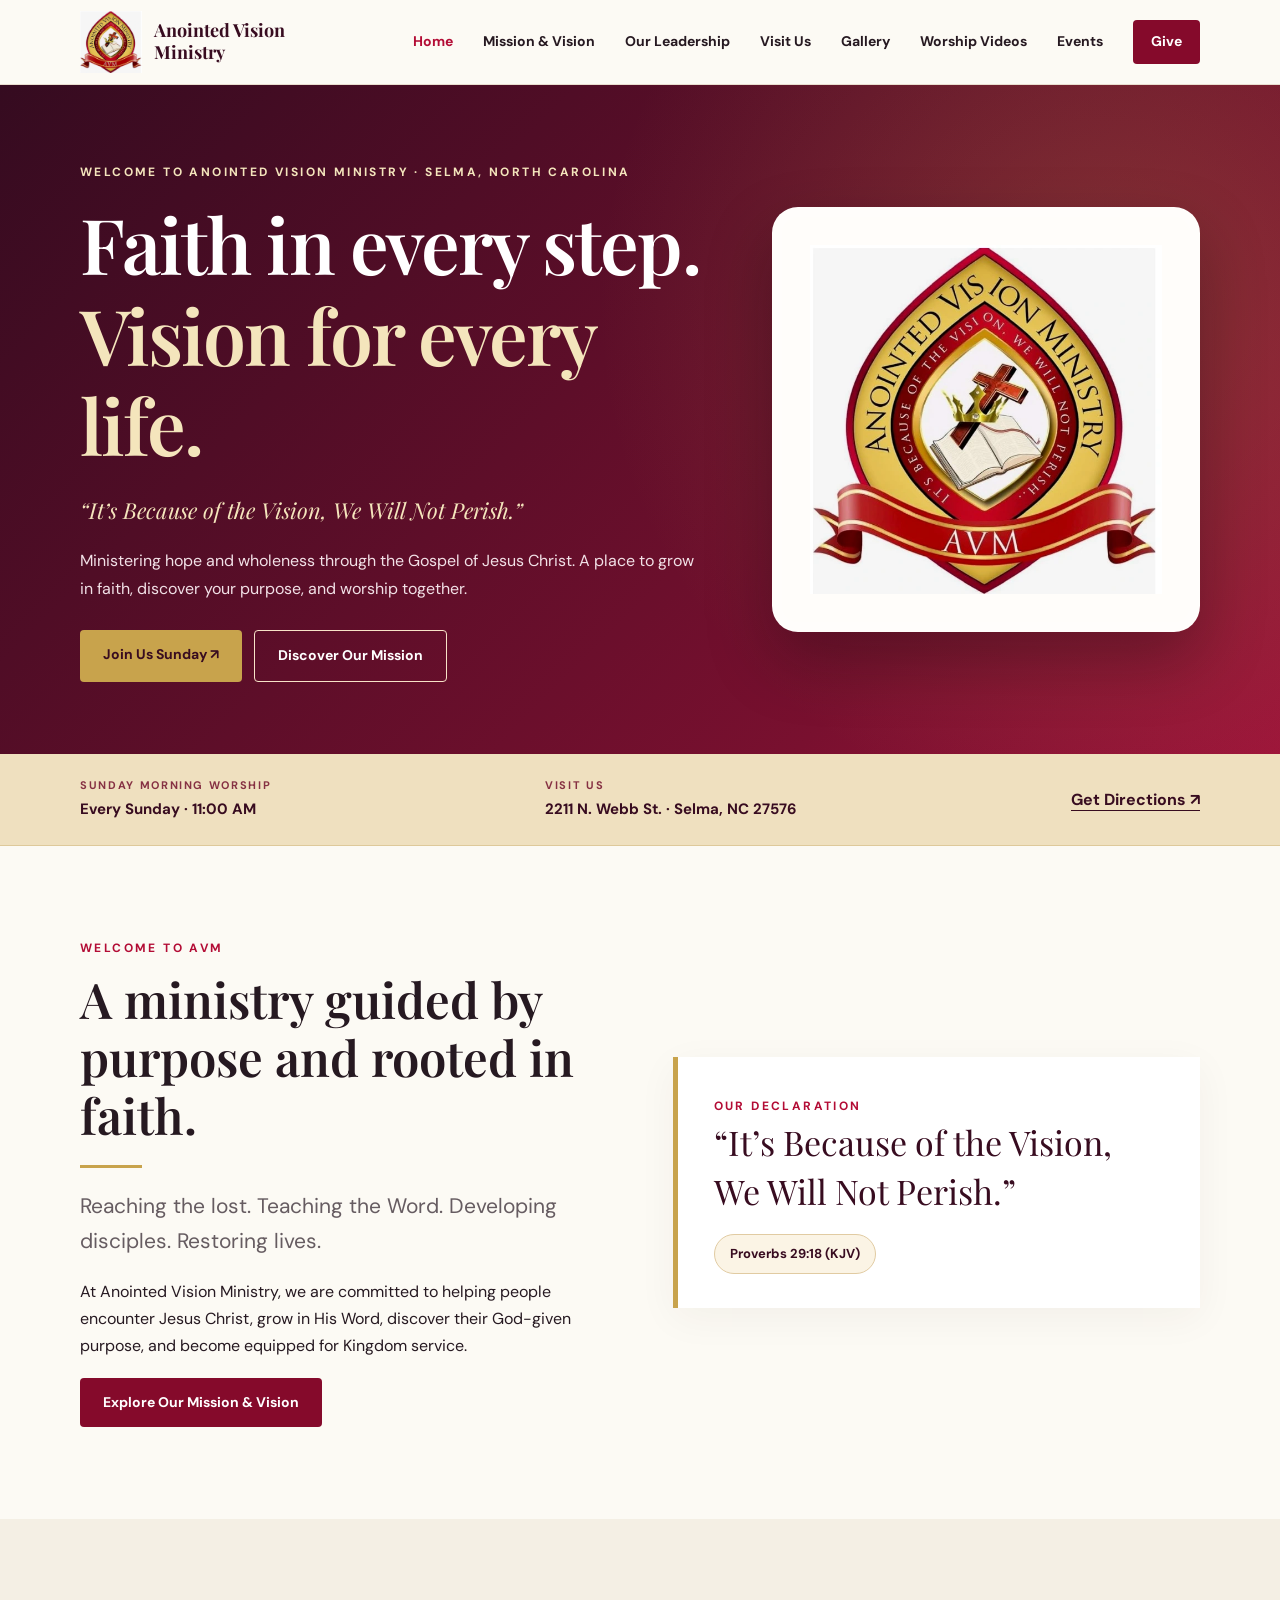
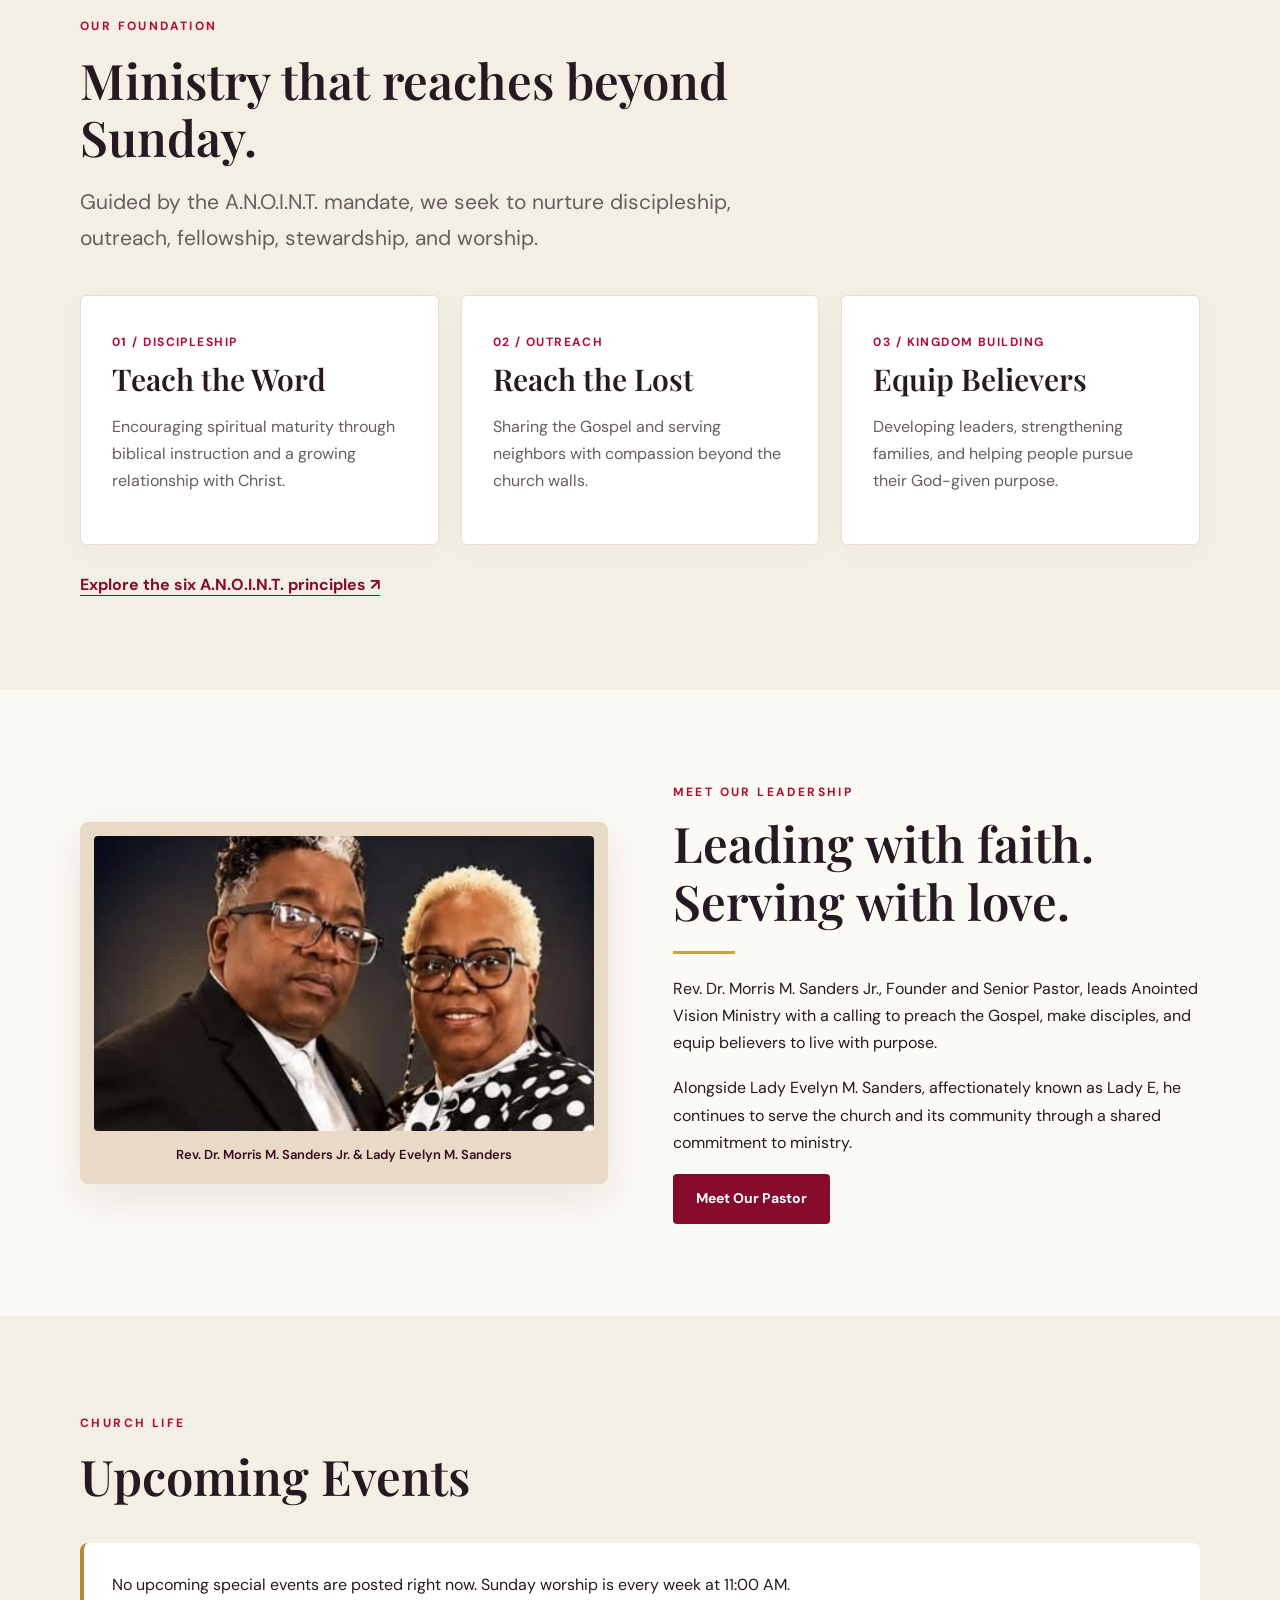
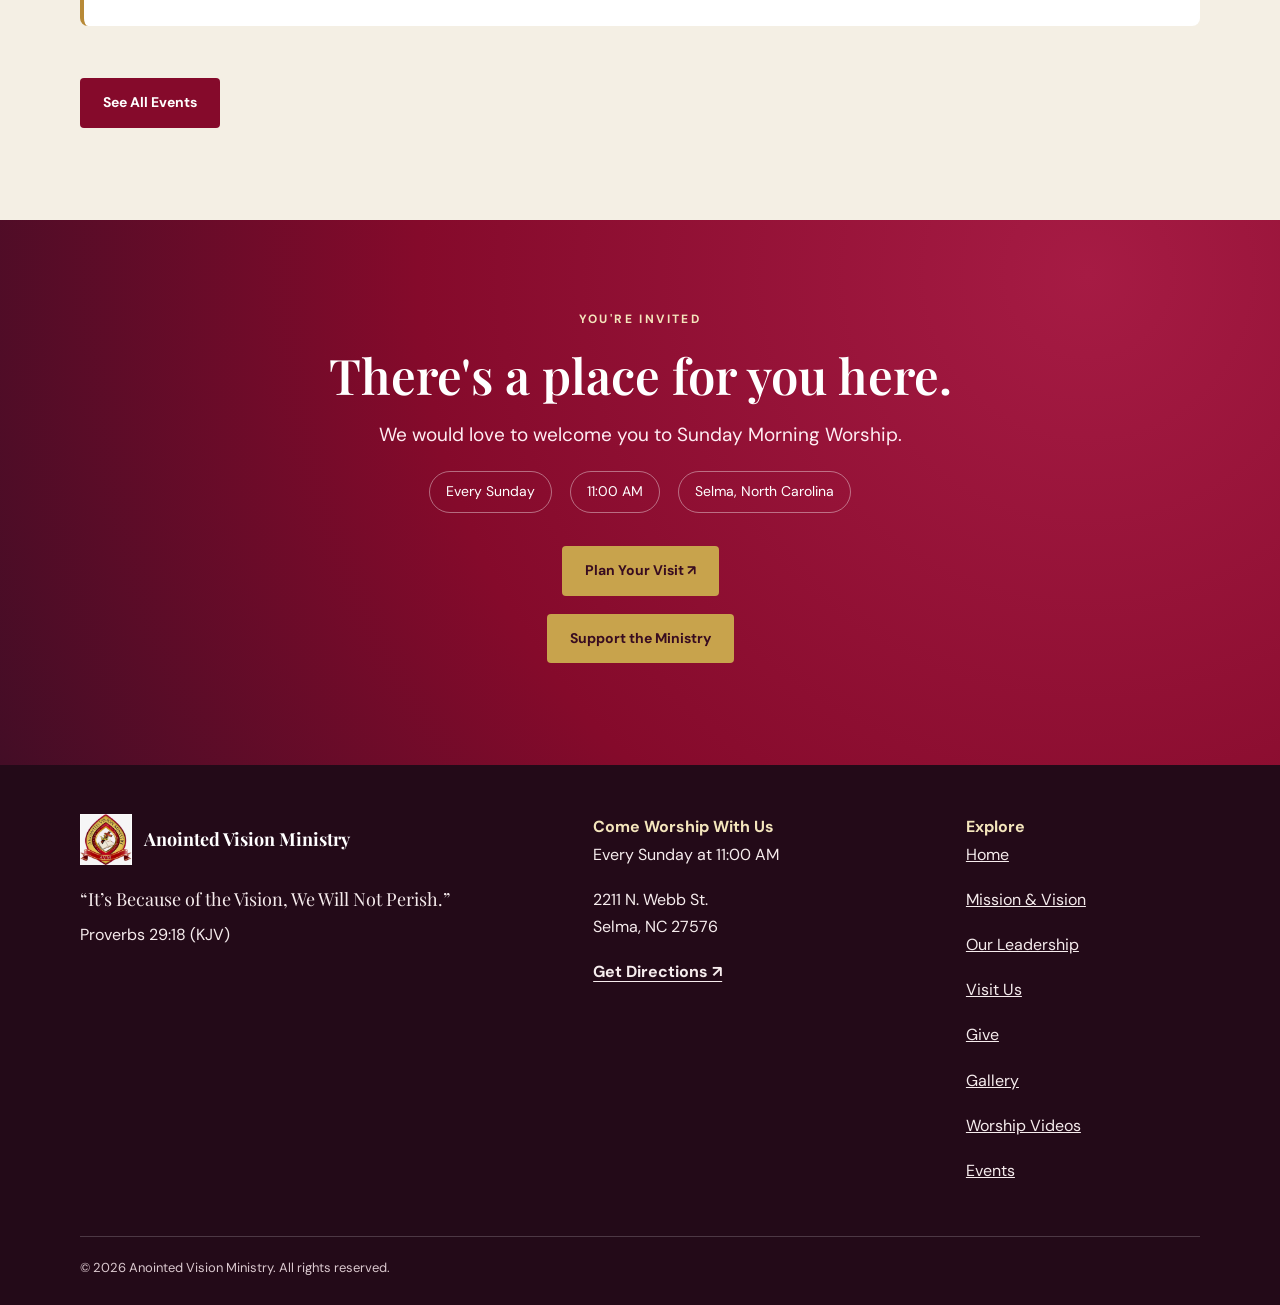
<file: index.html>
<!DOCTYPE html>

<html lang="en"><head><meta charset="utf-8"/><meta content="width=device-width,initial-scale=1" name="viewport"/><meta content="#850a2b" name="theme-color"/><meta content="Anointed Vision Ministry is a Christ-centered, Spirit-led church in Selma, North Carolina." name="description"/><title>Welcome | Anointed Vision Ministry</title><link href="assets/avm-logo.webp" rel="icon" type="image/webp"/><link href="styles.css" rel="stylesheet"/></head><body><a class="skip" href="#main">Skip to content</a><header class="site-header"><div class="container header-inner"><a class="brand" href="index.html"><img alt="Anointed Vision Ministry logo" src="assets/avm-logo.webp"/><span>Anointed Vision<br/>Ministry</span></a><button aria-controls="site-navigation" aria-expanded="false" class="menu-toggle" type="button">☰ Menu</button><nav aria-label="Main navigation" class="site-nav" id="site-navigation"><a aria-current="page" href="index.html">Home</a><a href="about.html">Mission &amp; Vision</a><a href="pastor.html">Our Leadership</a><a href="visit.html">Visit Us</a><a href="gallery.html">Gallery</a><a href="sermons.html">Worship Videos</a><a href="events.html">Events</a><a class="nav-give" href="give.html">Give</a></nav></div></header><main id="main"><section class="hero"><div class="container hero-inner"><div class="hero-copy"><span class="eyebrow">Welcome to Anointed Vision Ministry · Selma, North Carolina</span><h1>Faith in every step.<br/><em>Vision for every life.</em></h1><p class="motto">“It’s Because of the Vision, We Will Not Perish.”</p><p>Ministering hope and wholeness through the Gospel of Jesus Christ. A place to grow in faith, discover your purpose, and worship together.</p><div class="actions"><a class="btn btn-gold" href="visit.html">Join Us Sunday ↗</a><a class="btn btn-outline" href="about.html">Discover Our Mission</a></div></div><div class="hero-logo"><img alt="Anointed Vision Ministry red and gold emblem featuring an open Bible, crown, and cross" height="420" src="assets/avm-logo.webp" width="420"/></div></div></section>
<section aria-label="Sunday worship information" class="service-strip"><div class="container service-strip-inner"><div><span class="service-strip-label">Sunday Morning Worship</span><strong>Every Sunday · 11:00 AM</strong></div><div><span class="service-strip-label">Visit Us</span><strong>2211 N. Webb St. · Selma, NC 27576</strong></div><a href="https://www.google.com/maps/search/?api=1&amp;query=2211+N+Webb+St%2C+Selma%2C+NC+27576" rel="noopener noreferrer" target="_blank">Get Directions <span aria-hidden="true">↗</span></a></div></section>
<section class="section"><div class="container split"><div><div class="eyebrow">Welcome to AVM</div><h2>A ministry guided by purpose and rooted in faith.</h2><div class="rule"></div><p class="lede">Reaching the lost. Teaching the Word. Developing disciples. Restoring lives.</p><p>At Anointed Vision Ministry, we are committed to helping people encounter Jesus Christ, grow in His Word, discover their God-given purpose, and become equipped for Kingdom service.</p><a class="btn btn-red" href="about.html">Explore Our Mission &amp; Vision</a></div><div class="feature-block declaration"><span class="eyebrow">Our declaration</span><p class="quote">“It’s Because of the Vision, We Will Not Perish.”</p><span class="pill">Proverbs 29:18 (KJV)</span></div></div></section>
<section class="section section-soft"><div class="container"><div class="section-head"><span class="eyebrow">Our foundation</span><h2>Ministry that reaches beyond Sunday.</h2><p class="lede">Guided by the A.N.O.I.N.T. mandate, we seek to nurture discipleship, outreach, fellowship, stewardship, and worship.</p></div><div class="cards"><article class="card"><span class="num">01 / DISCIPLESHIP</span><h3>Teach the Word</h3><p>Encouraging spiritual maturity through biblical instruction and a growing relationship with Christ.</p></article><article class="card"><span class="num">02 / OUTREACH</span><h3>Reach the Lost</h3><p>Sharing the Gospel and serving neighbors with compassion beyond the church walls.</p></article><article class="card"><span class="num">03 / KINGDOM BUILDING</span><h3>Equip Believers</h3><p>Developing leaders, strengthening families, and helping people pursue their God-given purpose.</p></article></div><a class="text-link" href="about.html#anoint">Explore the six A.N.O.I.N.T. principles ↗</a></div></section>
<section class="section"><div class="container split leadership-grid"><div class="leadership-photo"><img alt="Rev. Dr. Morris M. Sanders Jr. and Lady Evelyn M. Sanders" data-managed-featured-image="" height="294" loading="lazy" src="assets/pastor-and-lady-evelyn.webp" width="558"/><span class="photo-caption">Rev. Dr. Morris M. Sanders Jr. &amp; Lady Evelyn M. Sanders</span></div><div><div class="eyebrow">Meet our leadership</div><h2 data-managed-featured-message="">Leading with faith. Serving with love.</h2><div class="rule"></div><p>Rev. Dr. Morris M. Sanders Jr., Founder and Senior Pastor, leads Anointed Vision Ministry with a calling to preach the Gospel, make disciples, and equip believers to live with purpose.</p><p>Alongside Lady Evelyn M. Sanders, affectionately known as Lady E, he continues to serve the church and its community through a shared commitment to ministry.</p><a class="btn btn-red" href="pastor.html">Meet Our Pastor</a></div></div></section>
<section class="section section-soft" id="upcoming-events"><div class="container"><div class="section-head"><span class="eyebrow">Church life</span><h2>Upcoming Events</h2></div><div class="media-grid" id="home-events-list"></div><a class="btn btn-red" href="events.html">See All Events</a></div></section><section class="visit-cta"><div class="container visit-cta-inner"><span class="eyebrow">You're invited</span><h2>There's a place for you here.</h2><p>We would love to welcome you to Sunday Morning Worship.</p><div class="visit-facts"><span>Every Sunday</span><span>11:00 AM</span><span>Selma, North Carolina</span></div><a class="btn btn-gold" href="visit.html">Plan Your Visit ↗</a><p class="give-home-link"><a class="btn btn-gold" href="give.html">Support the Ministry</a></p></div></section></main><footer class="site-footer"><div class="container"><div class="footer-grid"><div><a class="brand" href="index.html"><img alt="" height="58" src="assets/avm-logo.webp" width="58"/><span>Anointed Vision Ministry</span></a><p class="footer-tagline">“It’s Because of the Vision, We Will Not Perish.”</p><p>Proverbs 29:18 (KJV)</p></div><div><strong>Come Worship With Us</strong><p>Every Sunday at 11:00 AM</p><p>2211 N. Webb St.<br/>Selma, NC 27576</p><a class="footer-link" href="https://www.google.com/maps/search/?api=1&amp;query=2211+N+Webb+St%2C+Selma%2C+NC+27576" rel="noopener noreferrer" target="_blank">Get Directions ↗</a></div><div><strong>Explore</strong><p><a href="index.html">Home</a></p><p><a href="about.html">Mission &amp; Vision</a></p><p><a href="pastor.html">Our Leadership</a></p><p><a href="visit.html">Visit Us</a></p><p><a href="give.html">Give</a></p><p><a href="gallery.html">Gallery</a></p><p><a href="sermons.html">Worship Videos</a></p><p><a href="events.html">Events</a></p></div></div><div class="footer-bottom">© <span data-year=""></span> Anointed Vision Ministry. All rights reserved.</div></div></footer><script src="script.js"></script><script src="content.js"></script></body></html>
</file>
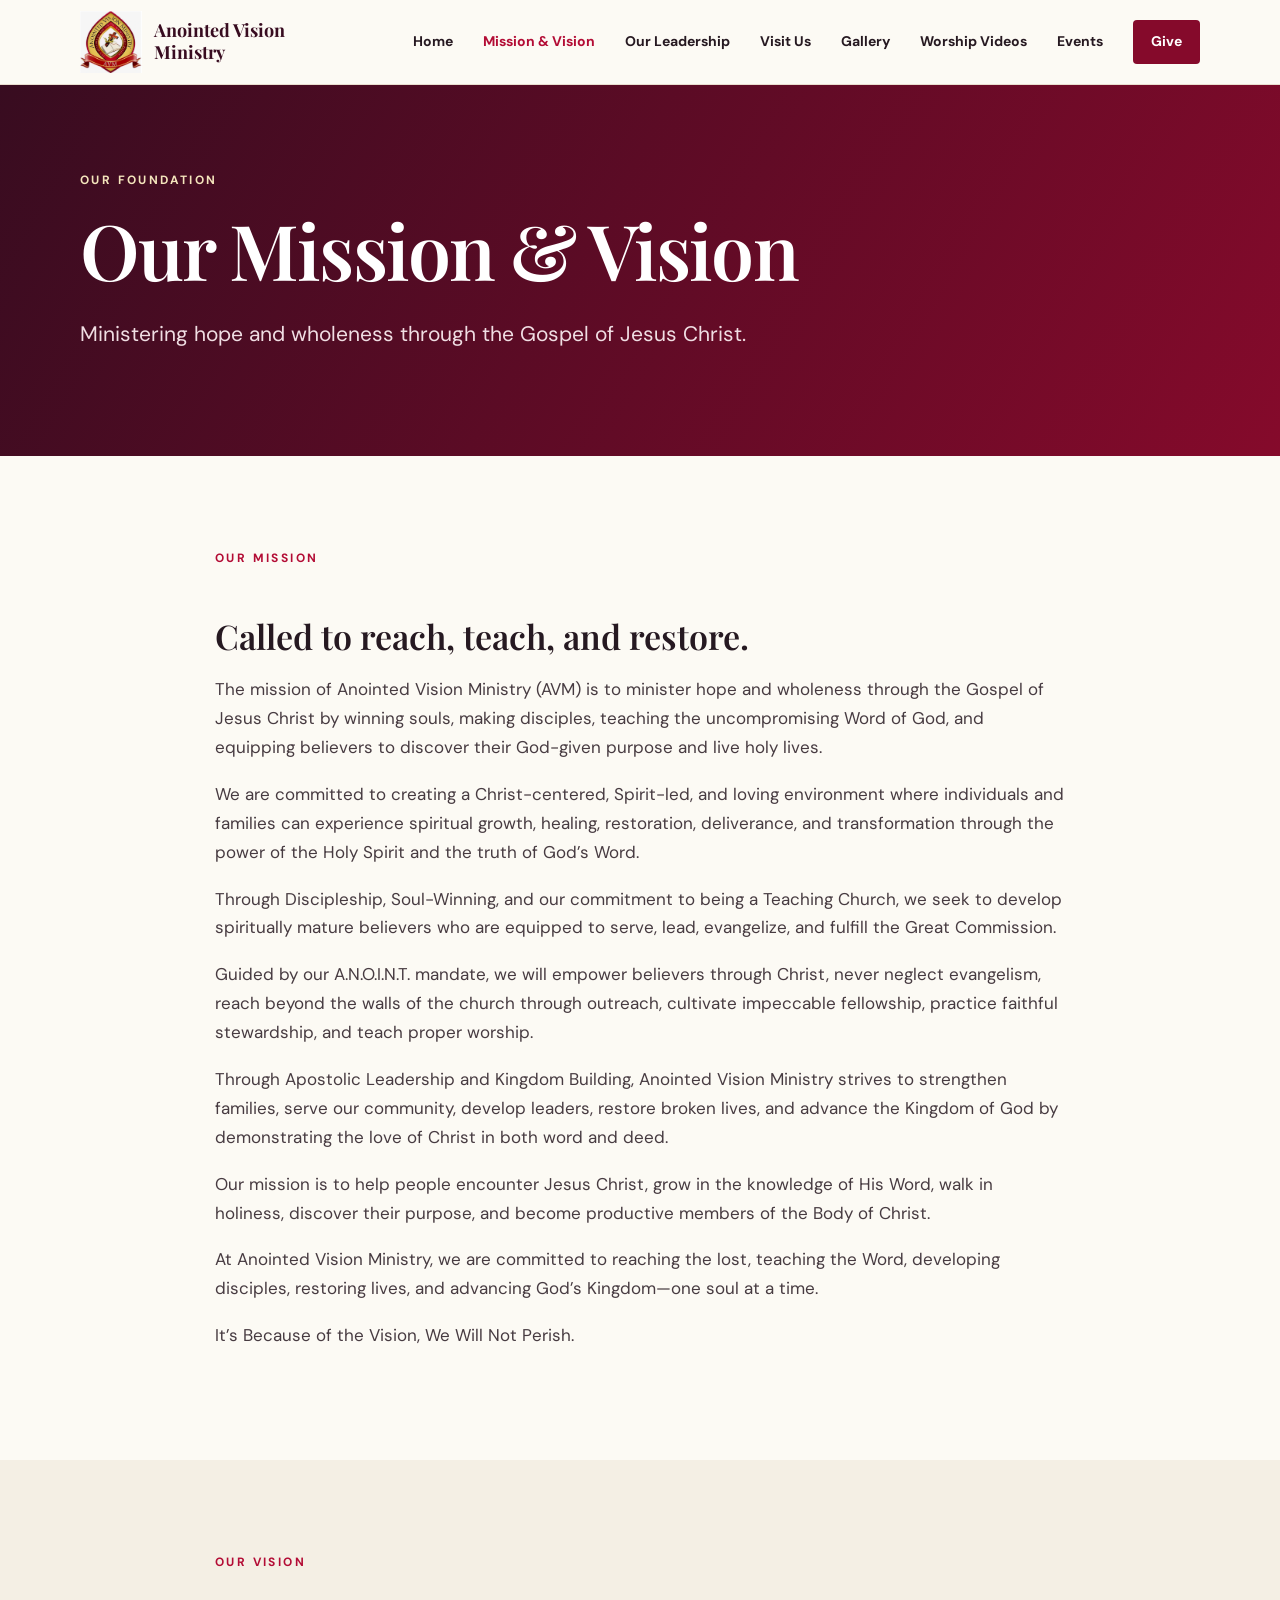
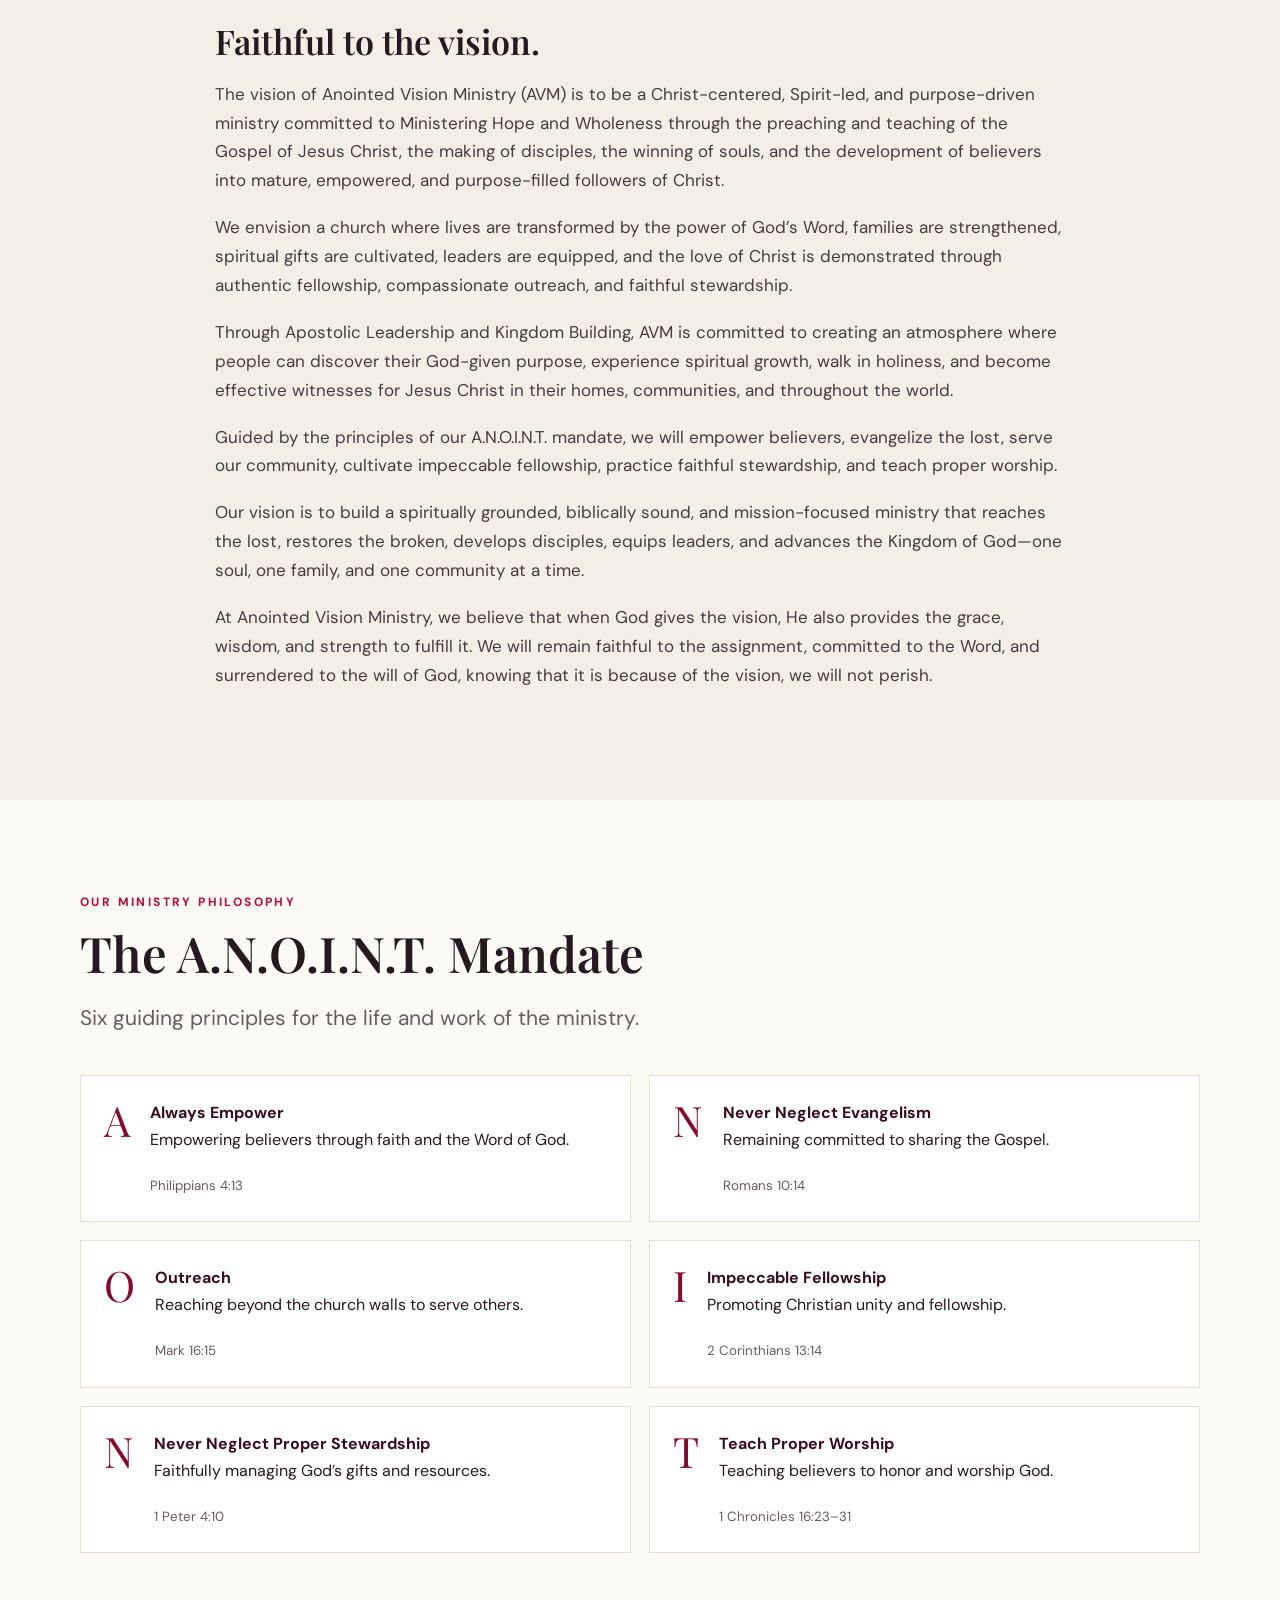
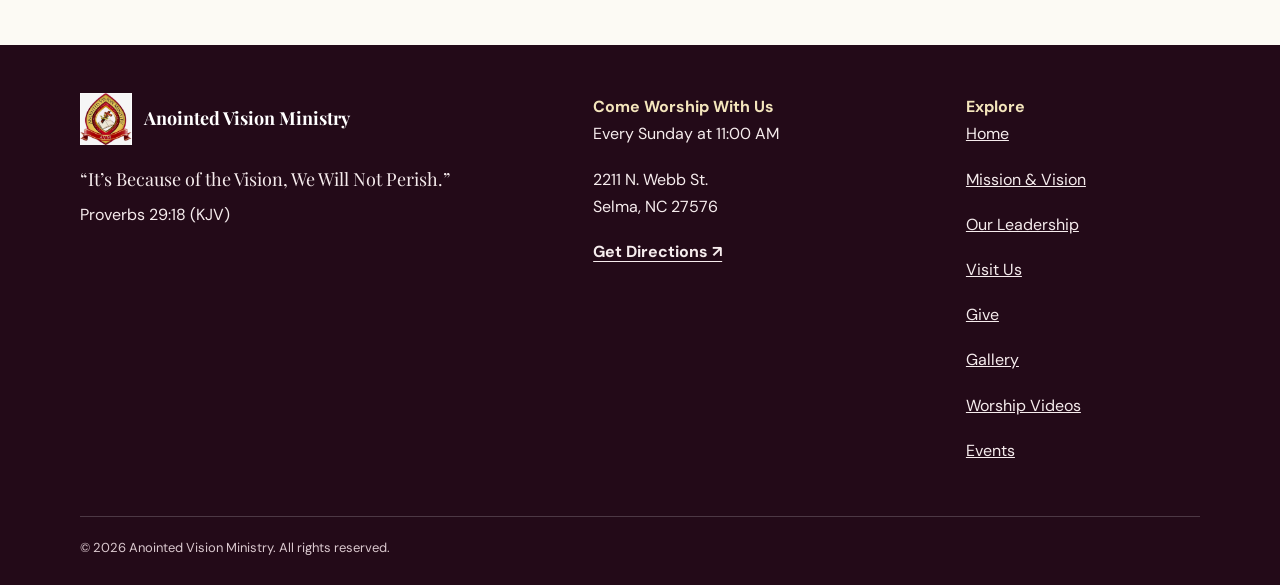
<file: about.html>
<!DOCTYPE html>

<html lang="en"><head><meta charset="utf-8"/><meta content="width=device-width,initial-scale=1" name="viewport"/><meta content="#850a2b" name="theme-color"/><meta content="Read the mission, vision and A.N.O.I.N.T. ministry philosophy of Anointed Vision Ministry." name="description"/><title>Our Mission &amp; Vision | Anointed Vision Ministry</title><link href="assets/avm-logo.webp" rel="icon" type="image/webp"/><link href="styles.css" rel="stylesheet"/></head><body><a class="skip" href="#main">Skip to content</a><header class="site-header"><div class="container header-inner"><a class="brand" href="index.html"><img alt="Anointed Vision Ministry logo" src="assets/avm-logo.webp"/><span>Anointed Vision<br/>Ministry</span></a><button aria-controls="site-navigation" aria-expanded="false" class="menu-toggle" type="button">☰ Menu</button><nav aria-label="Main navigation" class="site-nav" id="site-navigation"><a href="index.html">Home</a><a aria-current="page" href="about.html">Mission &amp; Vision</a><a href="pastor.html">Our Leadership</a><a href="visit.html">Visit Us</a><a href="gallery.html">Gallery</a><a href="sermons.html">Worship Videos</a><a href="events.html">Events</a><a class="nav-give" href="give.html">Give</a></nav></div></header><main id="main"><section class="page-head"><div class="container"><div class="eyebrow">Our foundation</div><h1>Our Mission &amp; Vision</h1><p class="lede">Ministering hope and wholeness through the Gospel of Jesus Christ.</p></div></section><section class="section"><div class="container prose"><div class="eyebrow">Our Mission</div><h2>Called to reach, teach, and restore.</h2><p>The mission of Anointed Vision Ministry (AVM) is to minister hope and wholeness through the Gospel of Jesus Christ by winning souls, making disciples, teaching the uncompromising Word of God, and equipping believers to discover their God-given purpose and live holy lives.</p><p>We are committed to creating a Christ-centered, Spirit-led, and loving environment where individuals and families can experience spiritual growth, healing, restoration, deliverance, and transformation through the power of the Holy Spirit and the truth of God’s Word.</p><p>Through Discipleship, Soul-Winning, and our commitment to being a Teaching Church, we seek to develop spiritually mature believers who are equipped to serve, lead, evangelize, and fulfill the Great Commission.</p><p>Guided by our A.N.O.I.N.T. mandate, we will empower believers through Christ, never neglect evangelism, reach beyond the walls of the church through outreach, cultivate impeccable fellowship, practice faithful stewardship, and teach proper worship.</p><p>Through Apostolic Leadership and Kingdom Building, Anointed Vision Ministry strives to strengthen families, serve our community, develop leaders, restore broken lives, and advance the Kingdom of God by demonstrating the love of Christ in both word and deed.</p><p>Our mission is to help people encounter Jesus Christ, grow in the knowledge of His Word, walk in holiness, discover their purpose, and become productive members of the Body of Christ.</p><p>At Anointed Vision Ministry, we are committed to reaching the lost, teaching the Word, developing disciples, restoring lives, and advancing God’s Kingdom—one soul at a time.</p><p>It’s Because of the Vision, We Will Not Perish.</p></div></section><section class="section section-soft"><div class="container prose"><div class="eyebrow">Our Vision</div><h2>Faithful to the vision.</h2><p>The vision of Anointed Vision Ministry (AVM) is to be a Christ-centered, Spirit-led, and purpose-driven ministry committed to Ministering Hope and Wholeness through the preaching and teaching of the Gospel of Jesus Christ, the making of disciples, the winning of souls, and the development of believers into mature, empowered, and purpose-filled followers of Christ.</p><p>We envision a church where lives are transformed by the power of God’s Word, families are strengthened, spiritual gifts are cultivated, leaders are equipped, and the love of Christ is demonstrated through authentic fellowship, compassionate outreach, and faithful stewardship.</p><p>Through Apostolic Leadership and Kingdom Building, AVM is committed to creating an atmosphere where people can discover their God-given purpose, experience spiritual growth, walk in holiness, and become effective witnesses for Jesus Christ in their homes, communities, and throughout the world.</p><p>Guided by the principles of our A.N.O.I.N.T. mandate, we will empower believers, evangelize the lost, serve our community, cultivate impeccable fellowship, practice faithful stewardship, and teach proper worship.</p><p>Our vision is to build a spiritually grounded, biblically sound, and mission-focused ministry that reaches the lost, restores the broken, develops disciples, equips leaders, and advances the Kingdom of God—one soul, one family, and one community at a time.</p><p>At Anointed Vision Ministry, we believe that when God gives the vision, He also provides the grace, wisdom, and strength to fulfill it. We will remain faithful to the assignment, committed to the Word, and surrendered to the will of God, knowing that it is because of the vision, we will not perish.</p></div></section><section class="section" id="anoint"><div class="container"><div class="section-head"><div class="eyebrow">Our ministry philosophy</div><h2>The A.N.O.I.N.T. Mandate</h2><p class="lede">Six guiding principles for the life and work of the ministry.</p></div><div class="principles"><article class="principle"><div class="letter">A</div><div><strong>Always Empower</strong><p>Empowering believers through faith and the Word of God.</p><small class="muted">Philippians 4:13</small></div></article><article class="principle"><div class="letter">N</div><div><strong>Never Neglect Evangelism</strong><p>Remaining committed to sharing the Gospel.</p><small class="muted">Romans 10:14</small></div></article><article class="principle"><div class="letter">O</div><div><strong>Outreach</strong><p>Reaching beyond the church walls to serve others.</p><small class="muted">Mark 16:15</small></div></article><article class="principle"><div class="letter">I</div><div><strong>Impeccable Fellowship</strong><p>Promoting Christian unity and fellowship.</p><small class="muted">2 Corinthians 13:14</small></div></article><article class="principle"><div class="letter">N</div><div><strong>Never Neglect Proper Stewardship</strong><p>Faithfully managing God’s gifts and resources.</p><small class="muted">1 Peter 4:10</small></div></article><article class="principle"><div class="letter">T</div><div><strong>Teach Proper Worship</strong><p>Teaching believers to honor and worship God.</p><small class="muted">1 Chronicles 16:23–31</small></div></article></div></div></section></main><footer class="site-footer"><div class="container"><div class="footer-grid"><div><a class="brand" href="index.html"><img alt="" height="58" src="assets/avm-logo.webp" width="58"/><span>Anointed Vision Ministry</span></a><p class="footer-tagline">“It’s Because of the Vision, We Will Not Perish.”</p><p>Proverbs 29:18 (KJV)</p></div><div><strong>Come Worship With Us</strong><p>Every Sunday at 11:00 AM</p><p>2211 N. Webb St.<br/>Selma, NC 27576</p><a class="footer-link" href="https://www.google.com/maps/search/?api=1&amp;query=2211+N+Webb+St%2C+Selma%2C+NC+27576" rel="noopener noreferrer" target="_blank">Get Directions ↗</a></div><div><strong>Explore</strong><p><a href="index.html">Home</a></p><p><a href="about.html">Mission &amp; Vision</a></p><p><a href="pastor.html">Our Leadership</a></p><p><a href="visit.html">Visit Us</a></p><p><a href="give.html">Give</a></p><p><a href="gallery.html">Gallery</a></p><p><a href="sermons.html">Worship Videos</a></p><p><a href="events.html">Events</a></p></div></div><div class="footer-bottom">© <span data-year=""></span> Anointed Vision Ministry. All rights reserved.</div></div></footer><script src="script.js"></script><script src="content.js"></script></body></html>
</file>
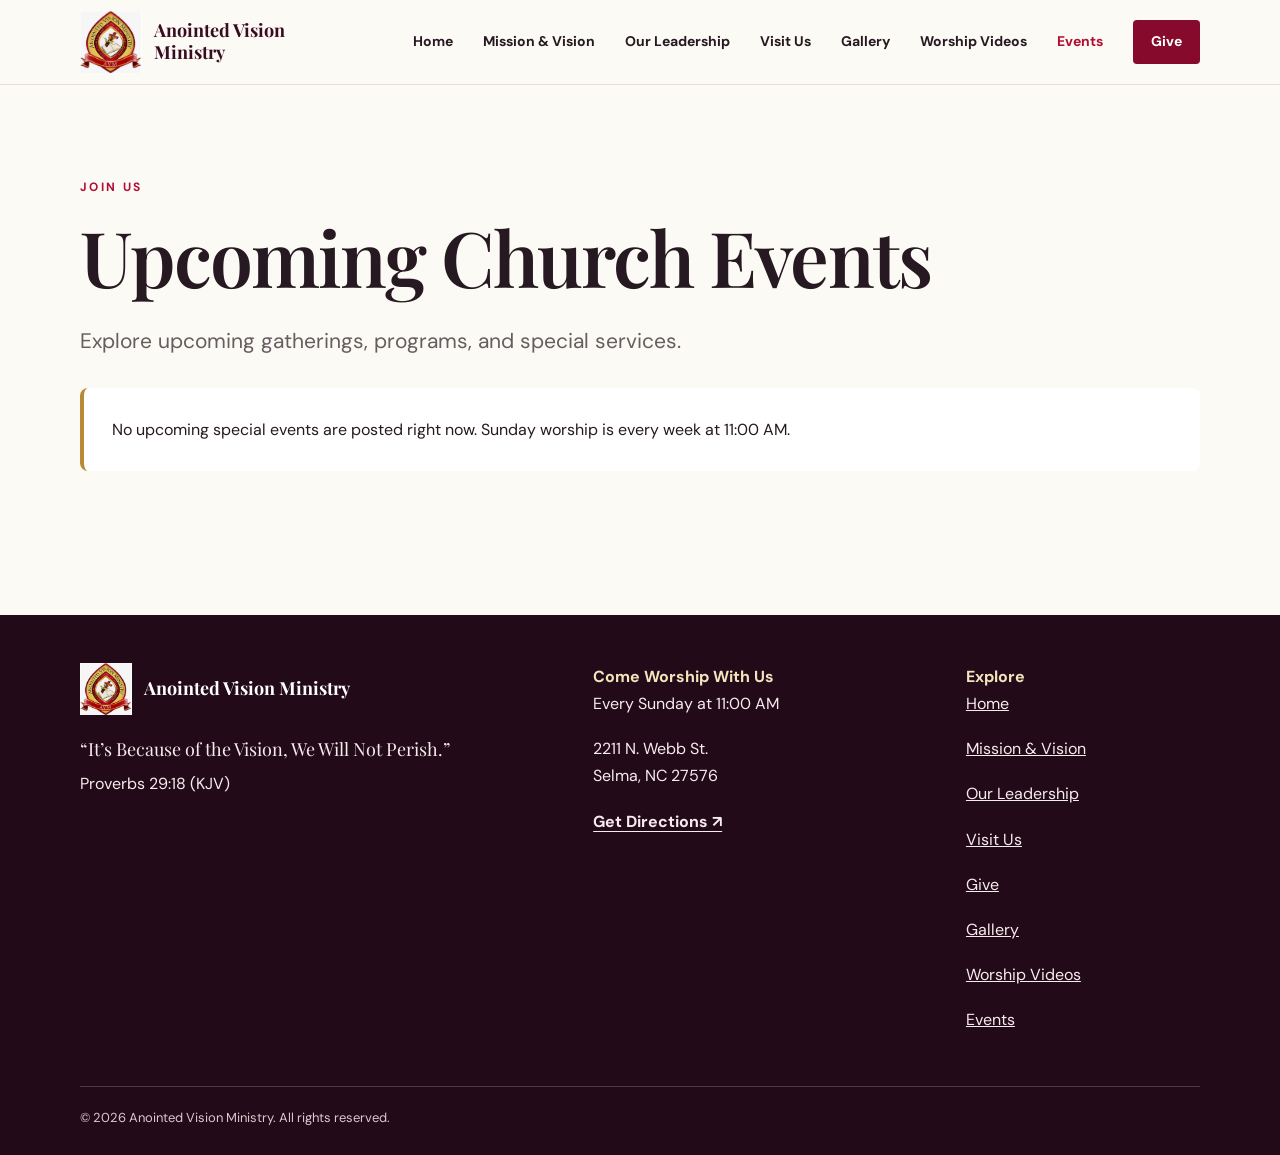
<file: events.html>
<!DOCTYPE html>

<html lang="en"><head><meta charset="utf-8"/><meta content="width=device-width,initial-scale=1" name="viewport"/><meta content="#850a2b" name="theme-color"/><meta content="Join Anointed Vision Ministry for Sunday Morning Worship at 11:00 AM, 2211 N. Webb St., Selma, NC 27576." name="description"/><title>Upcoming Church Events | Anointed Vision Ministry</title><link href="assets/avm-logo.webp" rel="icon" type="image/webp"/><link href="styles.css" rel="stylesheet"/></head><body><a class="skip" href="#main">Skip to content</a><header class="site-header"><div class="container header-inner"><a class="brand" href="index.html"><img alt="Anointed Vision Ministry logo" src="assets/avm-logo.webp"/><span>Anointed Vision<br/>Ministry</span></a><button aria-controls="site-navigation" aria-expanded="false" class="menu-toggle" type="button">☰ Menu</button><nav aria-label="Main navigation" class="site-nav" id="site-navigation"><a href="index.html">Home</a><a href="about.html">Mission &amp; Vision</a><a href="pastor.html">Our Leadership</a><a href="visit.html">Visit Us</a><a href="gallery.html">Gallery</a><a href="sermons.html">Worship Videos</a><a aria-current="page" href="events.html">Events</a><a class="nav-give" href="give.html">Give</a></nav></div></header><main id="main"><section class="section"><div class="container"><div class="eyebrow">Join us</div><h1>Upcoming Church Events</h1><p class="lede">Explore upcoming gatherings, programs, and special services.</p><div class="media-grid" id="events-list"></div></div></section></main><footer class="site-footer"><div class="container"><div class="footer-grid"><div><a class="brand" href="index.html"><img alt="" height="58" src="assets/avm-logo.webp" width="58"/><span>Anointed Vision Ministry</span></a><p class="footer-tagline">“It’s Because of the Vision, We Will Not Perish.”</p><p>Proverbs 29:18 (KJV)</p></div><div><strong>Come Worship With Us</strong><p>Every Sunday at 11:00 AM</p><p>2211 N. Webb St.<br/>Selma, NC 27576</p><a class="footer-link" href="https://www.google.com/maps/search/?api=1&amp;query=2211+N+Webb+St%2C+Selma%2C+NC+27576" rel="noopener noreferrer" target="_blank">Get Directions ↗</a></div><div><strong>Explore</strong><p><a href="index.html">Home</a></p><p><a href="about.html">Mission &amp; Vision</a></p><p><a href="pastor.html">Our Leadership</a></p><p><a href="visit.html">Visit Us</a></p><p><a href="give.html">Give</a></p><p><a href="gallery.html">Gallery</a></p><p><a href="sermons.html">Worship Videos</a></p><p><a href="events.html">Events</a></p></div></div><div class="footer-bottom">© <span data-year=""></span> Anointed Vision Ministry. All rights reserved.</div></div></footer><script src="script.js"></script><script src="content.js"></script></body></html>
</file>
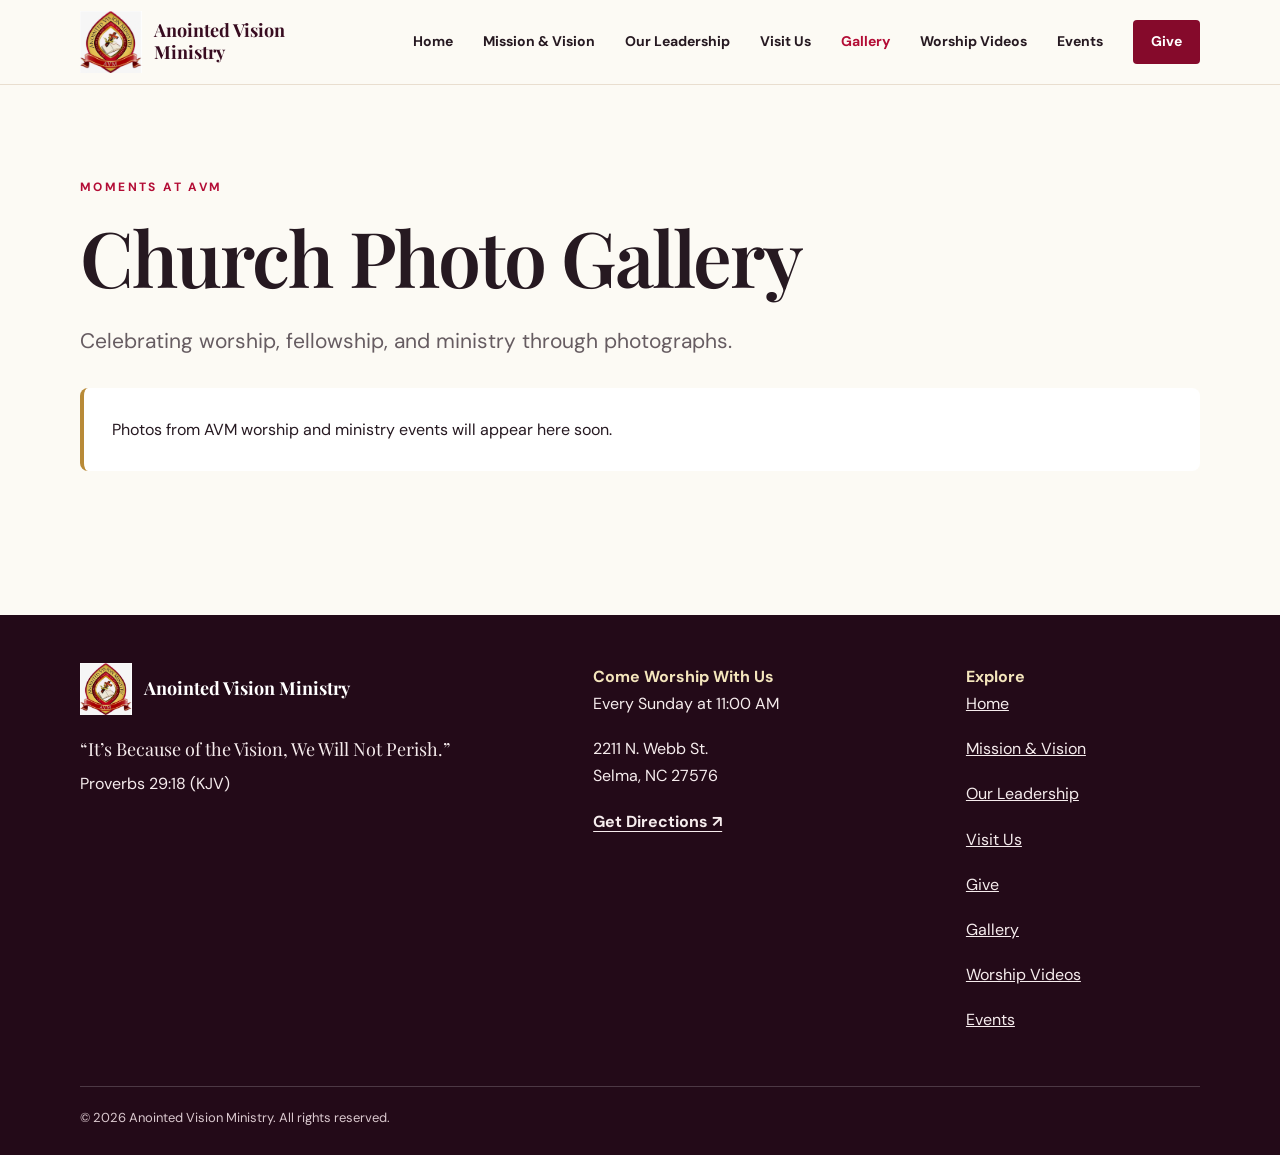
<file: gallery.html>
<!DOCTYPE html>

<html lang="en"><head><meta charset="utf-8"/><meta content="width=device-width,initial-scale=1" name="viewport"/><meta content="#850a2b" name="theme-color"/><meta content="Join Anointed Vision Ministry for Sunday Morning Worship at 11:00 AM, 2211 N. Webb St., Selma, NC 27576." name="description"/><title>Church Photo Gallery | Anointed Vision Ministry</title><link href="assets/avm-logo.webp" rel="icon" type="image/webp"/><link href="styles.css" rel="stylesheet"/></head><body><a class="skip" href="#main">Skip to content</a><header class="site-header"><div class="container header-inner"><a class="brand" href="index.html"><img alt="Anointed Vision Ministry logo" src="assets/avm-logo.webp"/><span>Anointed Vision<br/>Ministry</span></a><button aria-controls="site-navigation" aria-expanded="false" class="menu-toggle" type="button">☰ Menu</button><nav aria-label="Main navigation" class="site-nav" id="site-navigation"><a href="index.html">Home</a><a href="about.html">Mission &amp; Vision</a><a href="pastor.html">Our Leadership</a><a href="visit.html">Visit Us</a><a aria-current="page" href="gallery.html">Gallery</a><a href="sermons.html">Worship Videos</a><a href="events.html">Events</a><a class="nav-give" href="give.html">Give</a></nav></div></header><main id="main"><section class="section"><div class="container"><div class="eyebrow">Moments at AVM</div><h1>Church Photo Gallery</h1><p class="lede">Celebrating worship, fellowship, and ministry through photographs.</p><div class="media-grid" id="gallery-list"></div></div></section></main><footer class="site-footer"><div class="container"><div class="footer-grid"><div><a class="brand" href="index.html"><img alt="" height="58" src="assets/avm-logo.webp" width="58"/><span>Anointed Vision Ministry</span></a><p class="footer-tagline">“It’s Because of the Vision, We Will Not Perish.”</p><p>Proverbs 29:18 (KJV)</p></div><div><strong>Come Worship With Us</strong><p>Every Sunday at 11:00 AM</p><p>2211 N. Webb St.<br/>Selma, NC 27576</p><a class="footer-link" href="https://www.google.com/maps/search/?api=1&amp;query=2211+N+Webb+St%2C+Selma%2C+NC+27576" rel="noopener noreferrer" target="_blank">Get Directions ↗</a></div><div><strong>Explore</strong><p><a href="index.html">Home</a></p><p><a href="about.html">Mission &amp; Vision</a></p><p><a href="pastor.html">Our Leadership</a></p><p><a href="visit.html">Visit Us</a></p><p><a href="give.html">Give</a></p><p><a href="gallery.html">Gallery</a></p><p><a href="sermons.html">Worship Videos</a></p><p><a href="events.html">Events</a></p></div></div><div class="footer-bottom">© <span data-year=""></span> Anointed Vision Ministry. All rights reserved.</div></div></footer><script src="script.js"></script><script src="content.js"></script></body></html>
</file>
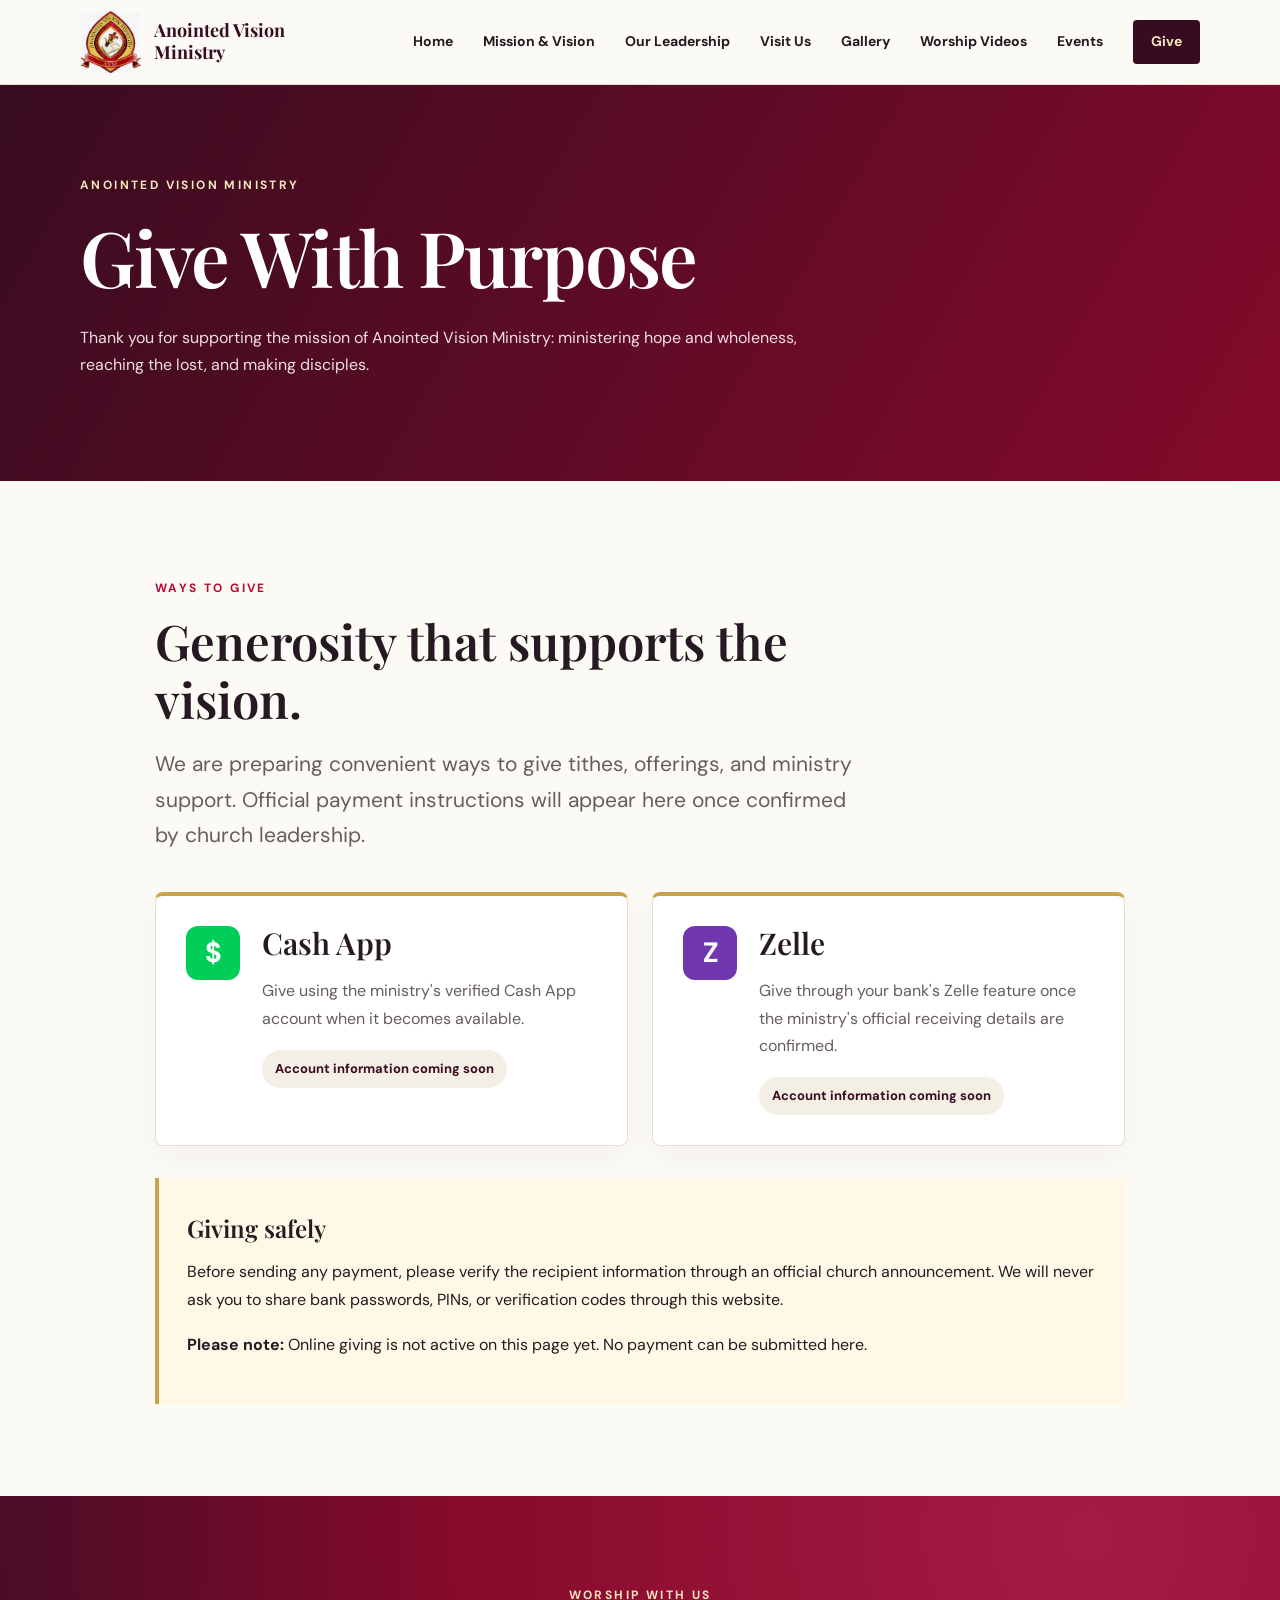
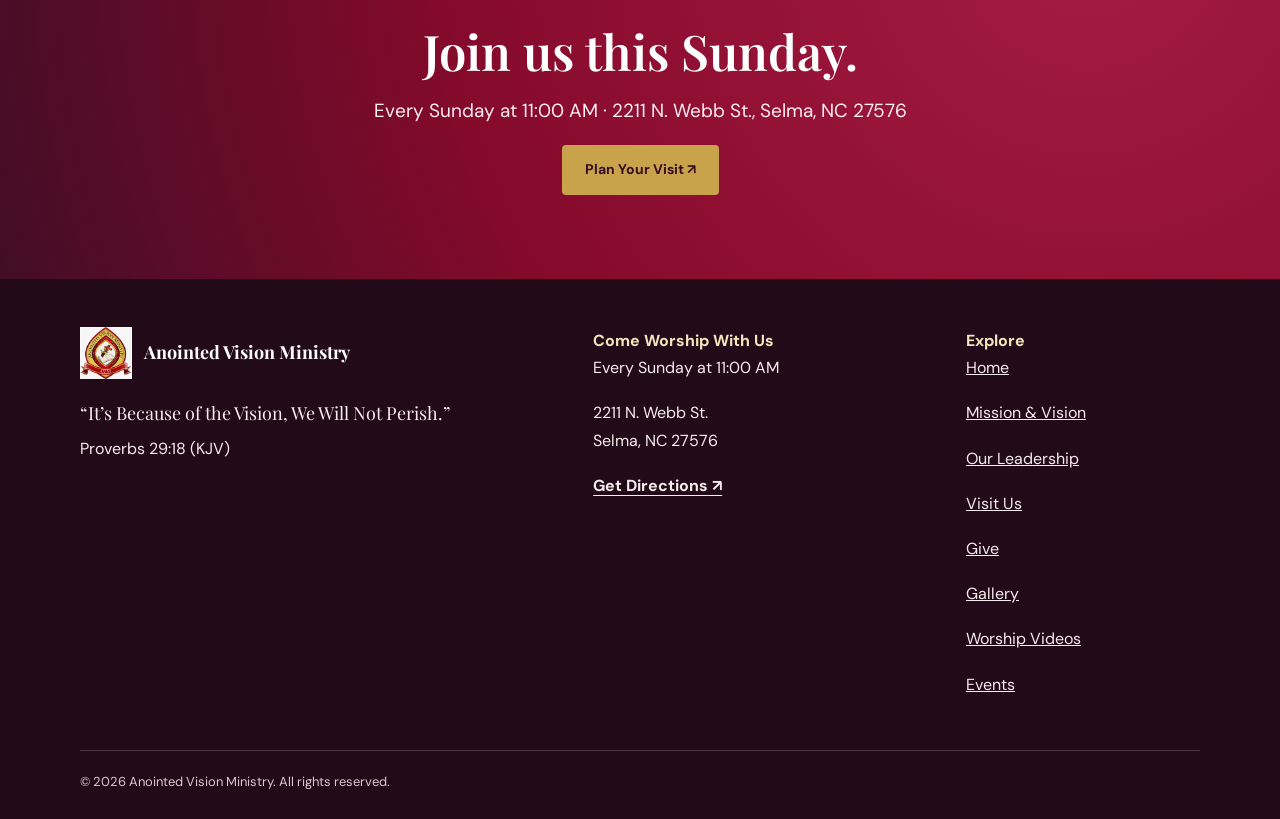
<file: give.html>
<!DOCTYPE html>

<html lang="en"><head><meta charset="utf-8"/><meta content="width=device-width,initial-scale=1" name="viewport"/><meta content="#850a2b" name="theme-color"/><meta content="Learn about giving to Anointed Vision Ministry. Official Cash App and Zelle details will appear here when verified by church leadership." name="description"/><title>Give | Anointed Vision Ministry</title><link href="assets/avm-logo.webp" rel="icon" type="image/webp"/><link href="styles.css" rel="stylesheet"/></head><body><a class="skip" href="#main">Skip to content</a><header class="site-header"><div class="container header-inner"><a class="brand" href="index.html"><img alt="Anointed Vision Ministry logo" src="assets/avm-logo.webp"/><span>Anointed Vision<br/>Ministry</span></a><button aria-controls="site-navigation" aria-expanded="false" class="menu-toggle" type="button">☰ Menu</button><nav aria-label="Main navigation" class="site-nav" id="site-navigation"><a href="index.html">Home</a><a href="about.html">Mission &amp; Vision</a><a href="pastor.html">Our Leadership</a><a href="visit.html">Visit Us</a><a href="gallery.html">Gallery</a><a href="sermons.html">Worship Videos</a><a href="events.html">Events</a><a aria-current="page" class="nav-give" href="give.html">Give</a></nav></div></header><main id="main">
<section class="page-head"><div class="container"><span class="eyebrow">Anointed Vision Ministry</span><h1>Give With Purpose</h1><p>Thank you for supporting the mission of Anointed Vision Ministry: ministering hope and wholeness, reaching the lost, and making disciples.</p></div></section>
<section class="section"><div class="container giving-content"><div class="section-head"><span class="eyebrow">Ways to give</span><h2>Generosity that supports the vision.</h2><p class="lede">We are preparing convenient ways to give tithes, offerings, and ministry support. Official payment instructions will appear here once confirmed by church leadership.</p></div>
<div class="giving-grid">
<article class="giving-card"><div aria-hidden="true" class="giving-icon cash-icon">$</div><div><h3>Cash App</h3><p>Give using the ministry's verified Cash App account when it becomes available.</p><span class="giving-status">Account information coming soon</span></div></article>
<article class="giving-card"><div aria-hidden="true" class="giving-icon zelle-icon">Z</div><div><h3>Zelle</h3><p>Give through your bank's Zelle feature once the ministry's official receiving details are confirmed.</p><span class="giving-status">Account information coming soon</span></div></article>
</div>
<div class="giving-note"><h3>Giving safely</h3><p>Before sending any payment, please verify the recipient information through an official church announcement. We will never ask you to share bank passwords, PINs, or verification codes through this website.</p><p><strong>Please note:</strong> Online giving is not active on this page yet. No payment can be submitted here.</p></div>
</div></section>
<section class="visit-cta"><div class="container visit-cta-inner"><span class="eyebrow">Worship with us</span><h2>Join us this Sunday.</h2><p>Every Sunday at 11:00 AM · 2211 N. Webb St., Selma, NC 27576</p><a class="btn btn-gold" href="visit.html">Plan Your Visit ↗</a></div></section>
</main><footer class="site-footer"><div class="container"><div class="footer-grid"><div><a class="brand" href="index.html"><img alt="" height="58" src="assets/avm-logo.webp" width="58"/><span>Anointed Vision Ministry</span></a><p class="footer-tagline">“It’s Because of the Vision, We Will Not Perish.”</p><p>Proverbs 29:18 (KJV)</p></div><div><strong>Come Worship With Us</strong><p>Every Sunday at 11:00 AM</p><p>2211 N. Webb St.<br/>Selma, NC 27576</p><a class="footer-link" href="https://www.google.com/maps/search/?api=1&amp;query=2211+N+Webb+St%2C+Selma%2C+NC+27576" rel="noopener noreferrer" target="_blank">Get Directions ↗</a></div><div><strong>Explore</strong><p><a href="index.html">Home</a></p><p><a href="about.html">Mission &amp; Vision</a></p><p><a href="pastor.html">Our Leadership</a></p><p><a href="visit.html">Visit Us</a></p><p><a href="give.html">Give</a></p><p><a href="gallery.html">Gallery</a></p><p><a href="sermons.html">Worship Videos</a></p><p><a href="events.html">Events</a></p></div></div><div class="footer-bottom">© <span data-year=""></span> Anointed Vision Ministry. All rights reserved.</div></div></footer><script src="script.js"></script><script src="content.js"></script></body></html>
</file>
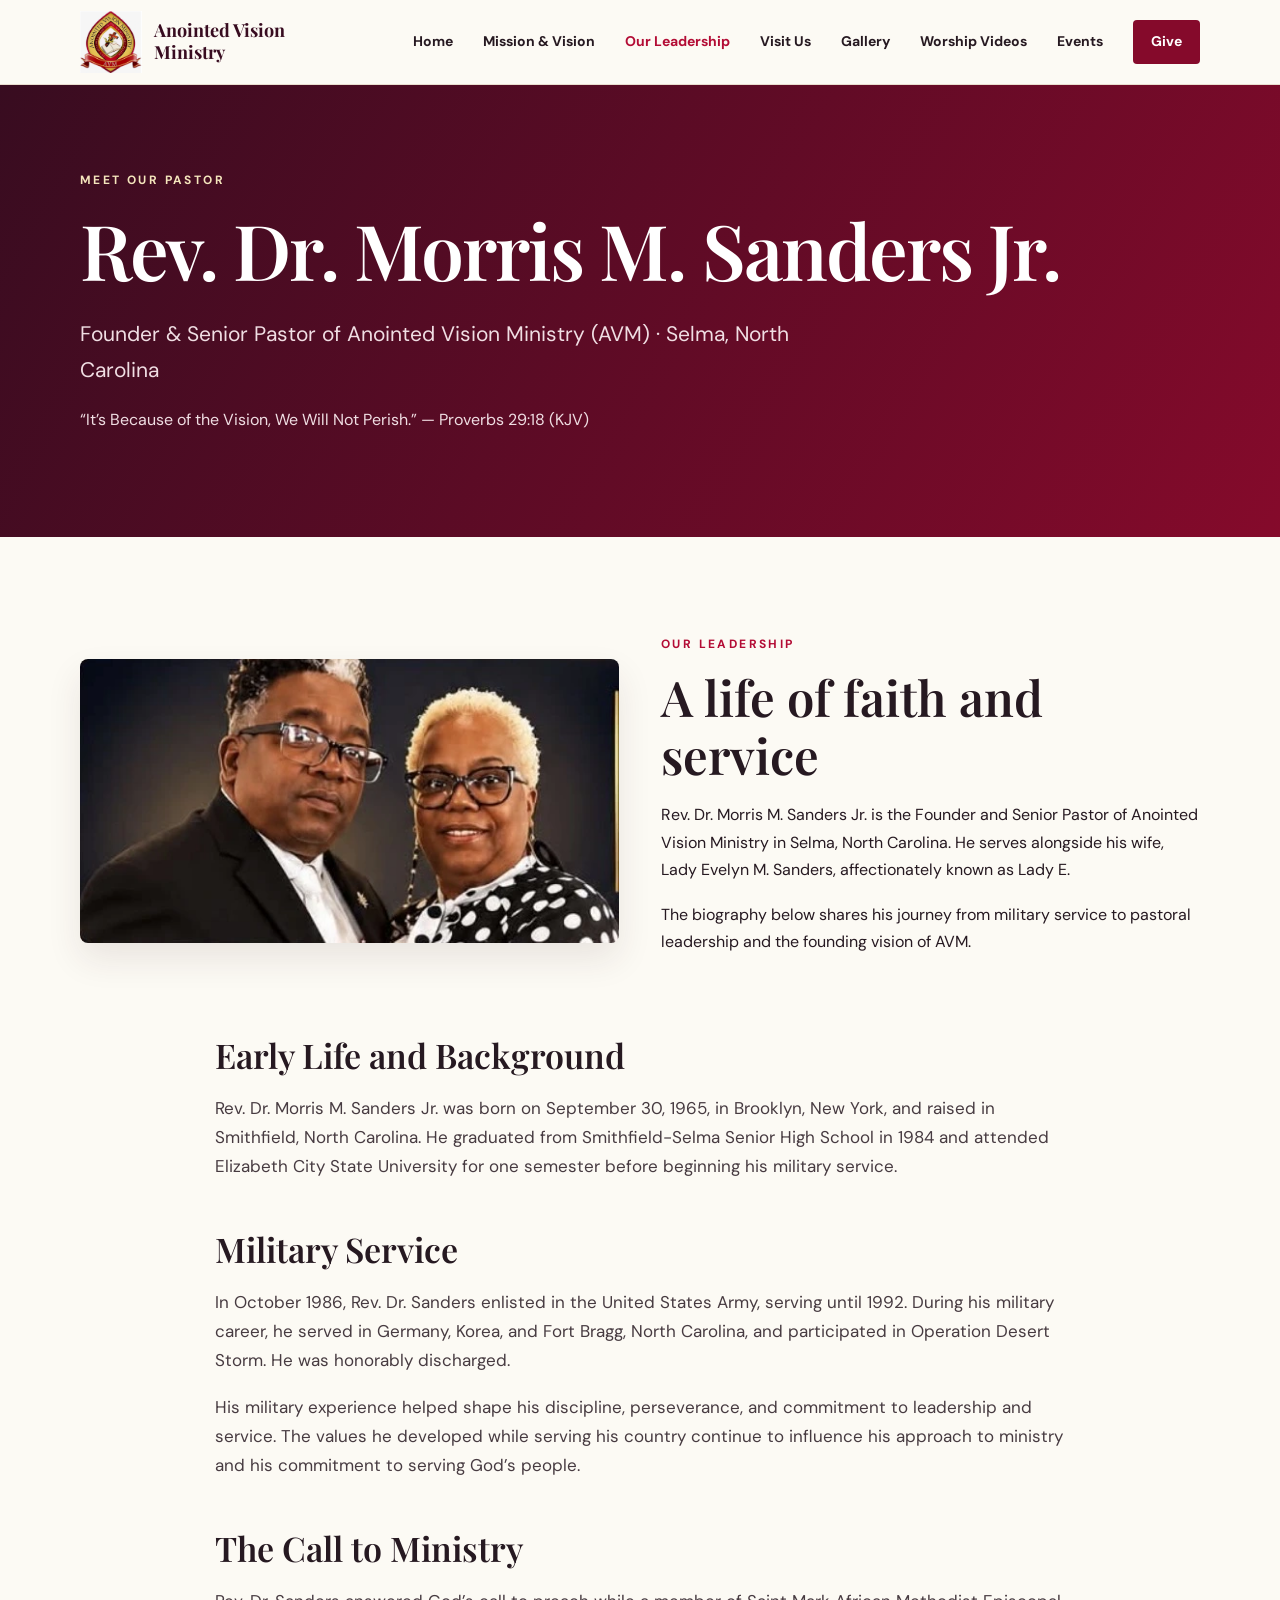
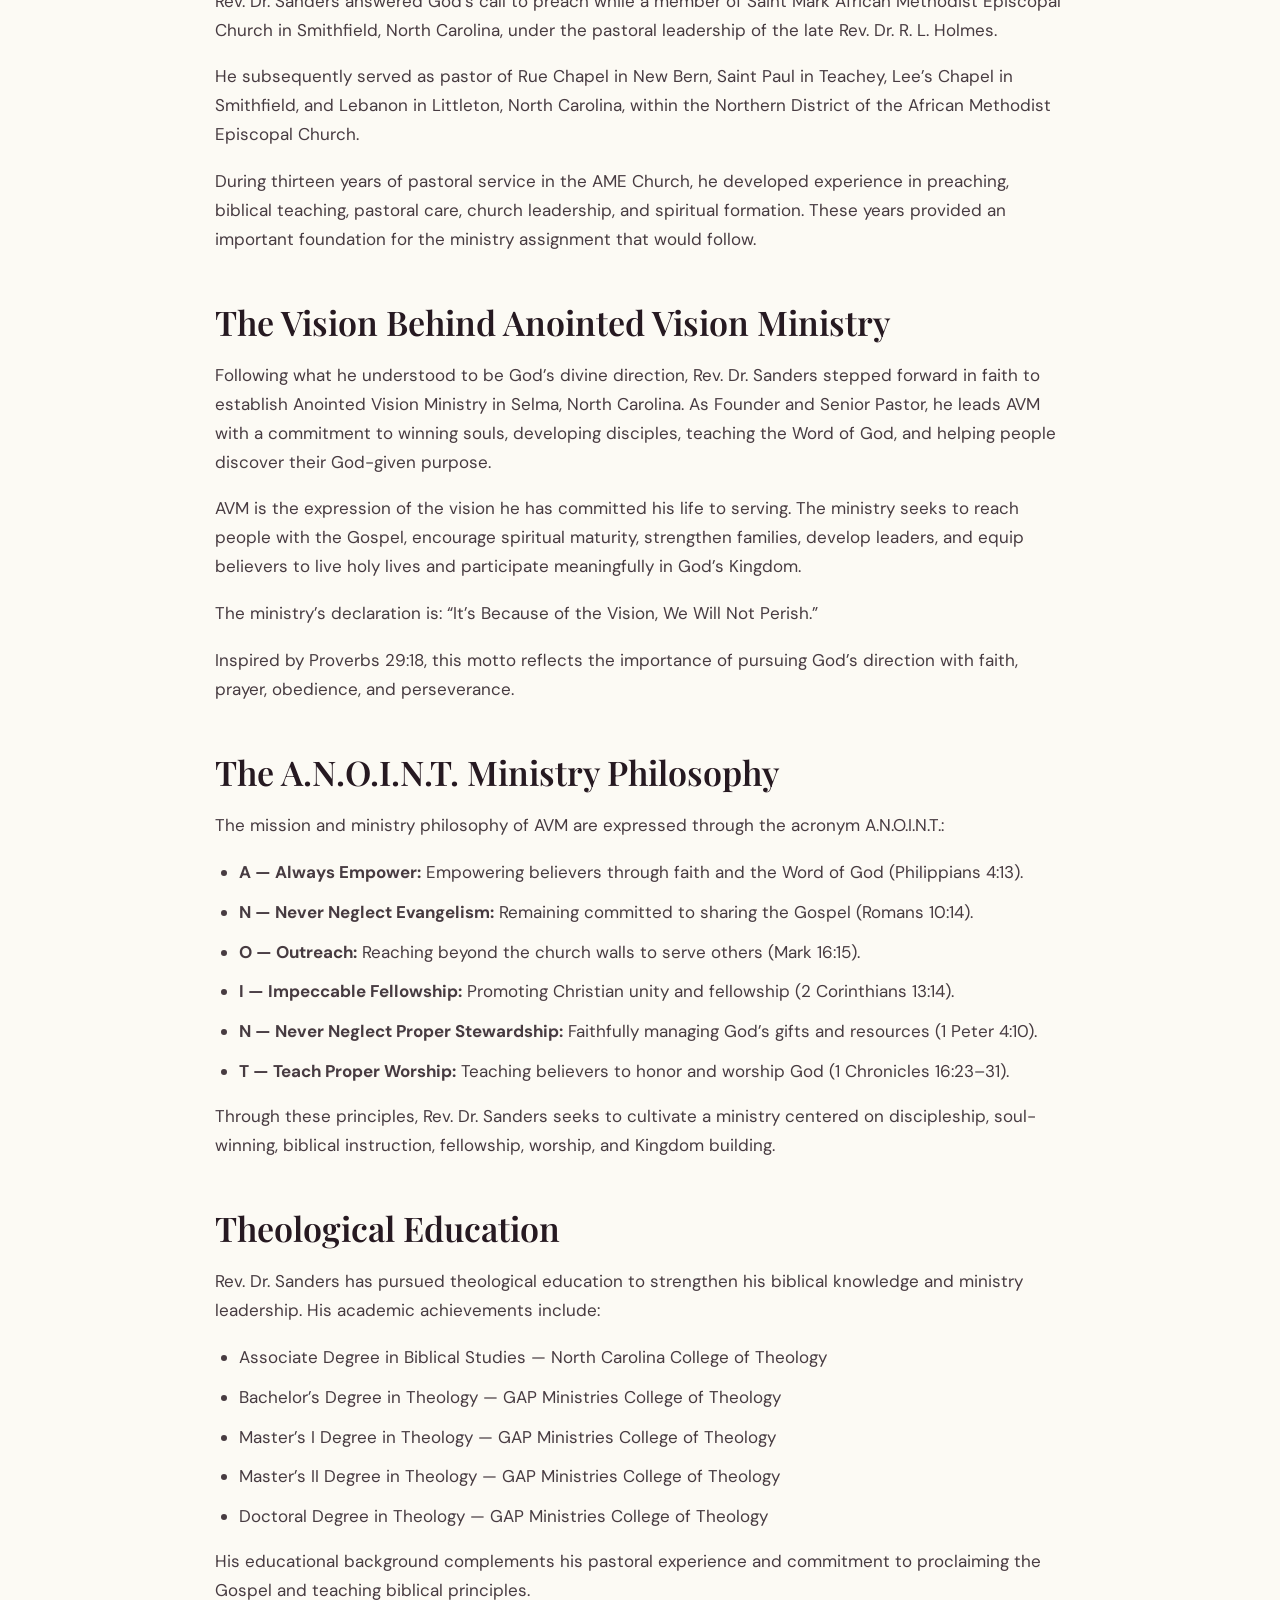
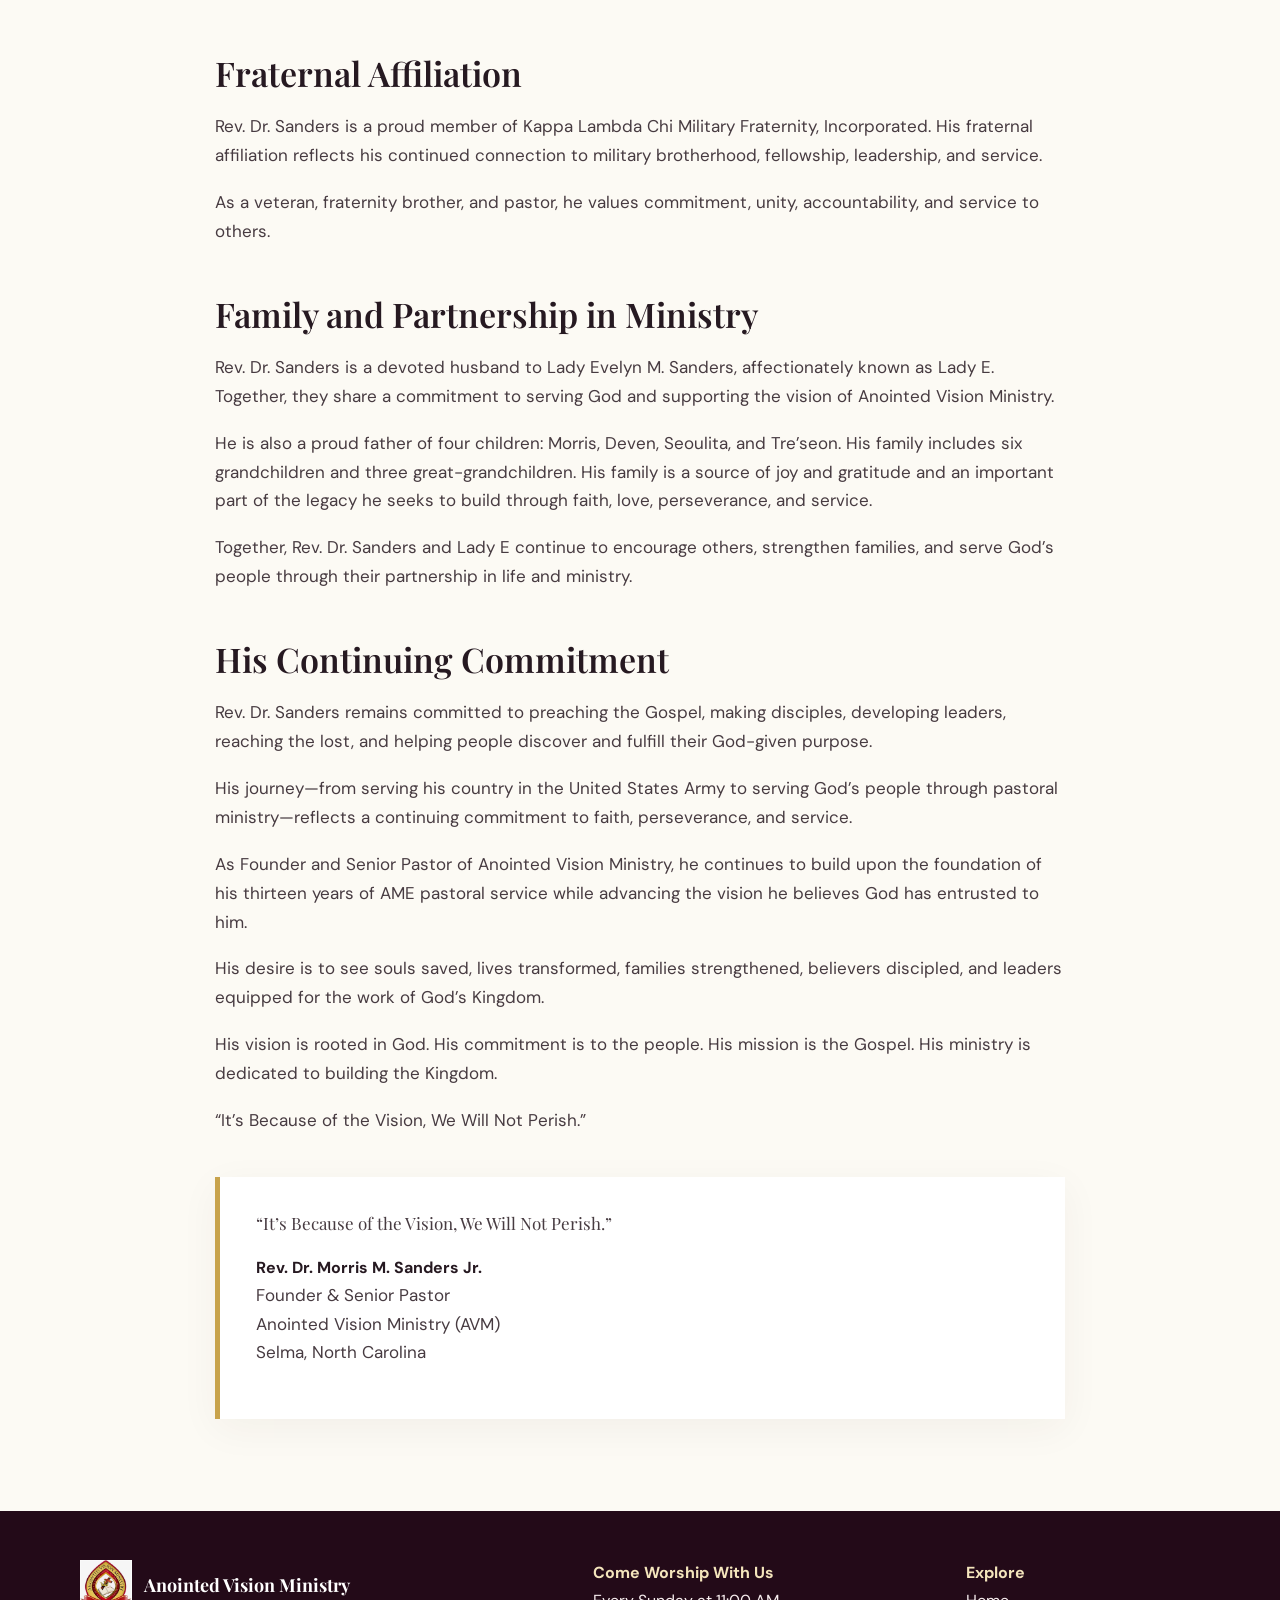
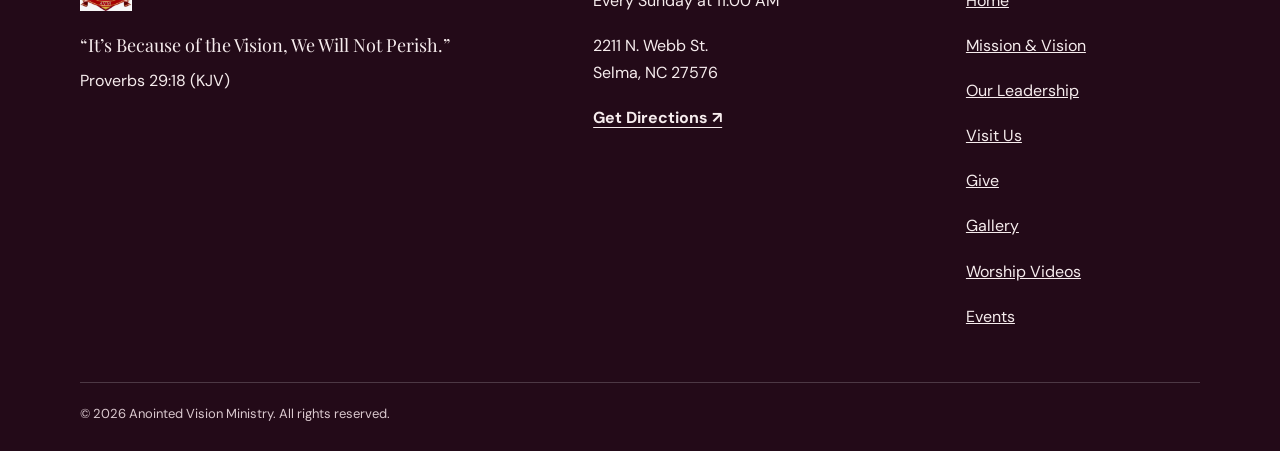
<file: pastor.html>
<!DOCTYPE html>

<html lang="en"><head><meta charset="utf-8"/><meta content="width=device-width,initial-scale=1" name="viewport"/><meta content="#850a2b" name="theme-color"/><meta content="Read the biography of Rev. Dr. Morris M. Sanders Jr., Founder and Senior Pastor of Anointed Vision Ministry." name="description"/><title>Meet Our Pastor | Anointed Vision Ministry</title><link href="assets/avm-logo.webp" rel="icon" type="image/webp"/><link href="styles.css" rel="stylesheet"/></head><body><a class="skip" href="#main">Skip to content</a><header class="site-header"><div class="container header-inner"><a class="brand" href="index.html"><img alt="Anointed Vision Ministry logo" src="assets/avm-logo.webp"/><span>Anointed Vision<br/>Ministry</span></a><button aria-controls="site-navigation" aria-expanded="false" class="menu-toggle" type="button">☰ Menu</button><nav aria-label="Main navigation" class="site-nav" id="site-navigation"><a href="index.html">Home</a><a href="about.html">Mission &amp; Vision</a><a aria-current="page" href="pastor.html">Our Leadership</a><a href="visit.html">Visit Us</a><a href="gallery.html">Gallery</a><a href="sermons.html">Worship Videos</a><a href="events.html">Events</a><a class="nav-give" href="give.html">Give</a></nav></div></header><main id="main"><section class="page-head"><div class="container"><div class="eyebrow">Meet our pastor</div><h1>Rev. Dr. Morris M. Sanders Jr.</h1><p class="lede">Founder &amp; Senior Pastor of Anointed Vision Ministry (AVM) · Selma, North Carolina</p><p>“It’s Because of the Vision, We Will Not Perish.” — Proverbs 29:18 (KJV)</p></div></section><section class="section"><div class="container pastor-intro"><img alt="Rev. Dr. Morris M. Sanders Jr. with Lady Evelyn M. Sanders" height="294" src="assets/pastor-and-lady-evelyn.webp" width="558"/><div><span class="eyebrow">Our leadership</span><h2>A life of faith and service</h2><p>Rev. Dr. Morris M. Sanders Jr. is the Founder and Senior Pastor of Anointed Vision Ministry in Selma, North Carolina. He serves alongside his wife, Lady Evelyn M. Sanders, affectionately known as Lady E.</p><p>The biography below shares his journey from military service to pastoral leadership and the founding vision of AVM.</p></div></div><div class="container prose"><section><h2>Early Life and Background</h2><p>Rev. Dr. Morris M. Sanders Jr. was born on September 30, 1965, in Brooklyn, New York, and raised in Smithfield, North Carolina. He graduated from Smithfield-Selma Senior High School in 1984 and attended Elizabeth City State University for one semester before beginning his military service.</p></section><section><h2>Military Service</h2><p>In October 1986, Rev. Dr. Sanders enlisted in the United States Army, serving until 1992. During his military career, he served in Germany, Korea, and Fort Bragg, North Carolina, and participated in Operation Desert Storm. He was honorably discharged.</p><p>His military experience helped shape his discipline, perseverance, and commitment to leadership and service. The values he developed while serving his country continue to influence his approach to ministry and his commitment to serving God’s people.</p></section><section><h2>The Call to Ministry</h2><p>Rev. Dr. Sanders answered God’s call to preach while a member of Saint Mark African Methodist Episcopal Church in Smithfield, North Carolina, under the pastoral leadership of the late Rev. Dr. R. L. Holmes.</p><p>He subsequently served as pastor of Rue Chapel in New Bern, Saint Paul in Teachey, Lee’s Chapel in Smithfield, and Lebanon in Littleton, North Carolina, within the Northern District of the African Methodist Episcopal Church.</p><p>During thirteen years of pastoral service in the AME Church, he developed experience in preaching, biblical teaching, pastoral care, church leadership, and spiritual formation. These years provided an important foundation for the ministry assignment that would follow.</p></section><section><h2>The Vision Behind Anointed Vision Ministry</h2><p>Following what he understood to be God’s divine direction, Rev. Dr. Sanders stepped forward in faith to establish Anointed Vision Ministry in Selma, North Carolina. As Founder and Senior Pastor, he leads AVM with a commitment to winning souls, developing disciples, teaching the Word of God, and helping people discover their God-given purpose.</p><p>AVM is the expression of the vision he has committed his life to serving. The ministry seeks to reach people with the Gospel, encourage spiritual maturity, strengthen families, develop leaders, and equip believers to live holy lives and participate meaningfully in God’s Kingdom.</p><p>The ministry’s declaration is: “It’s Because of the Vision, We Will Not Perish.”</p><p>Inspired by Proverbs 29:18, this motto reflects the importance of pursuing God’s direction with faith, prayer, obedience, and perseverance.</p></section><section><h2>The A.N.O.I.N.T. Ministry Philosophy</h2><p>The mission and ministry philosophy of AVM are expressed through the acronym A.N.O.I.N.T.:</p><ul><li><strong>A — Always Empower:</strong> Empowering believers through faith and the Word of God (Philippians 4:13).</li><li><strong>N — Never Neglect Evangelism:</strong> Remaining committed to sharing the Gospel (Romans 10:14).</li><li><strong>O — Outreach:</strong> Reaching beyond the church walls to serve others (Mark 16:15).</li><li><strong>I — Impeccable Fellowship:</strong> Promoting Christian unity and fellowship (2 Corinthians 13:14).</li><li><strong>N — Never Neglect Proper Stewardship:</strong> Faithfully managing God’s gifts and resources (1 Peter 4:10).</li><li><strong>T — Teach Proper Worship:</strong> Teaching believers to honor and worship God (1 Chronicles 16:23–31).</li></ul><p>Through these principles, Rev. Dr. Sanders seeks to cultivate a ministry centered on discipleship, soul-winning, biblical instruction, fellowship, worship, and Kingdom building.</p></section><section><h2>Theological Education</h2><p>Rev. Dr. Sanders has pursued theological education to strengthen his biblical knowledge and ministry leadership. His academic achievements include:</p><ul><li>Associate Degree in Biblical Studies — North Carolina College of Theology</li><li>Bachelor’s Degree in Theology — GAP Ministries College of Theology</li><li>Master’s I Degree in Theology — GAP Ministries College of Theology</li><li>Master’s II Degree in Theology — GAP Ministries College of Theology</li><li>Doctoral Degree in Theology — GAP Ministries College of Theology</li></ul><p>His educational background complements his pastoral experience and commitment to proclaiming the Gospel and teaching biblical principles.</p></section><section><h2>Fraternal Affiliation</h2><p>Rev. Dr. Sanders is a proud member of Kappa Lambda Chi Military Fraternity, Incorporated. His fraternal affiliation reflects his continued connection to military brotherhood, fellowship, leadership, and service.</p><p>As a veteran, fraternity brother, and pastor, he values commitment, unity, accountability, and service to others.</p></section><section><h2>Family and Partnership in Ministry</h2><p>Rev. Dr. Sanders is a devoted husband to Lady Evelyn M. Sanders, affectionately known as Lady E. Together, they share a commitment to serving God and supporting the vision of Anointed Vision Ministry.</p><p>He is also a proud father of four children: Morris, Deven, Seoulita, and Tre’seon. His family includes six grandchildren and three great-grandchildren. His family is a source of joy and gratitude and an important part of the legacy he seeks to build through faith, love, perseverance, and service.</p><p>Together, Rev. Dr. Sanders and Lady E continue to encourage others, strengthen families, and serve God’s people through their partnership in life and ministry.</p></section><section><h2>His Continuing Commitment</h2><p>Rev. Dr. Sanders remains committed to preaching the Gospel, making disciples, developing leaders, reaching the lost, and helping people discover and fulfill their God-given purpose.</p><p>His journey—from serving his country in the United States Army to serving God’s people through pastoral ministry—reflects a continuing commitment to faith, perseverance, and service.</p><p>As Founder and Senior Pastor of Anointed Vision Ministry, he continues to build upon the foundation of his thirteen years of AME pastoral service while advancing the vision he believes God has entrusted to him.</p><p>His desire is to see souls saved, lives transformed, families strengthened, believers discipled, and leaders equipped for the work of God’s Kingdom.</p><p>His vision is rooted in God. His commitment is to the people. His mission is the Gospel. His ministry is dedicated to building the Kingdom.</p><p>“It’s Because of the Vision, We Will Not Perish.”</p></section><div class="feature-block" style="margin-top:42px"><p class="quote">“It’s Because of the Vision, We Will Not Perish.”</p><strong>Rev. Dr. Morris M. Sanders Jr.</strong><p>Founder &amp; Senior Pastor<br/>Anointed Vision Ministry (AVM)<br/>Selma, North Carolina</p></div></div></section></main><footer class="site-footer"><div class="container"><div class="footer-grid"><div><a class="brand" href="index.html"><img alt="" height="58" src="assets/avm-logo.webp" width="58"/><span>Anointed Vision Ministry</span></a><p class="footer-tagline">“It’s Because of the Vision, We Will Not Perish.”</p><p>Proverbs 29:18 (KJV)</p></div><div><strong>Come Worship With Us</strong><p>Every Sunday at 11:00 AM</p><p>2211 N. Webb St.<br/>Selma, NC 27576</p><a class="footer-link" href="https://www.google.com/maps/search/?api=1&amp;query=2211+N+Webb+St%2C+Selma%2C+NC+27576" rel="noopener noreferrer" target="_blank">Get Directions ↗</a></div><div><strong>Explore</strong><p><a href="index.html">Home</a></p><p><a href="about.html">Mission &amp; Vision</a></p><p><a href="pastor.html">Our Leadership</a></p><p><a href="visit.html">Visit Us</a></p><p><a href="give.html">Give</a></p><p><a href="gallery.html">Gallery</a></p><p><a href="sermons.html">Worship Videos</a></p><p><a href="events.html">Events</a></p></div></div><div class="footer-bottom">© <span data-year=""></span> Anointed Vision Ministry. All rights reserved.</div></div></footer><script src="script.js"></script><script src="content.js"></script></body></html>
</file>
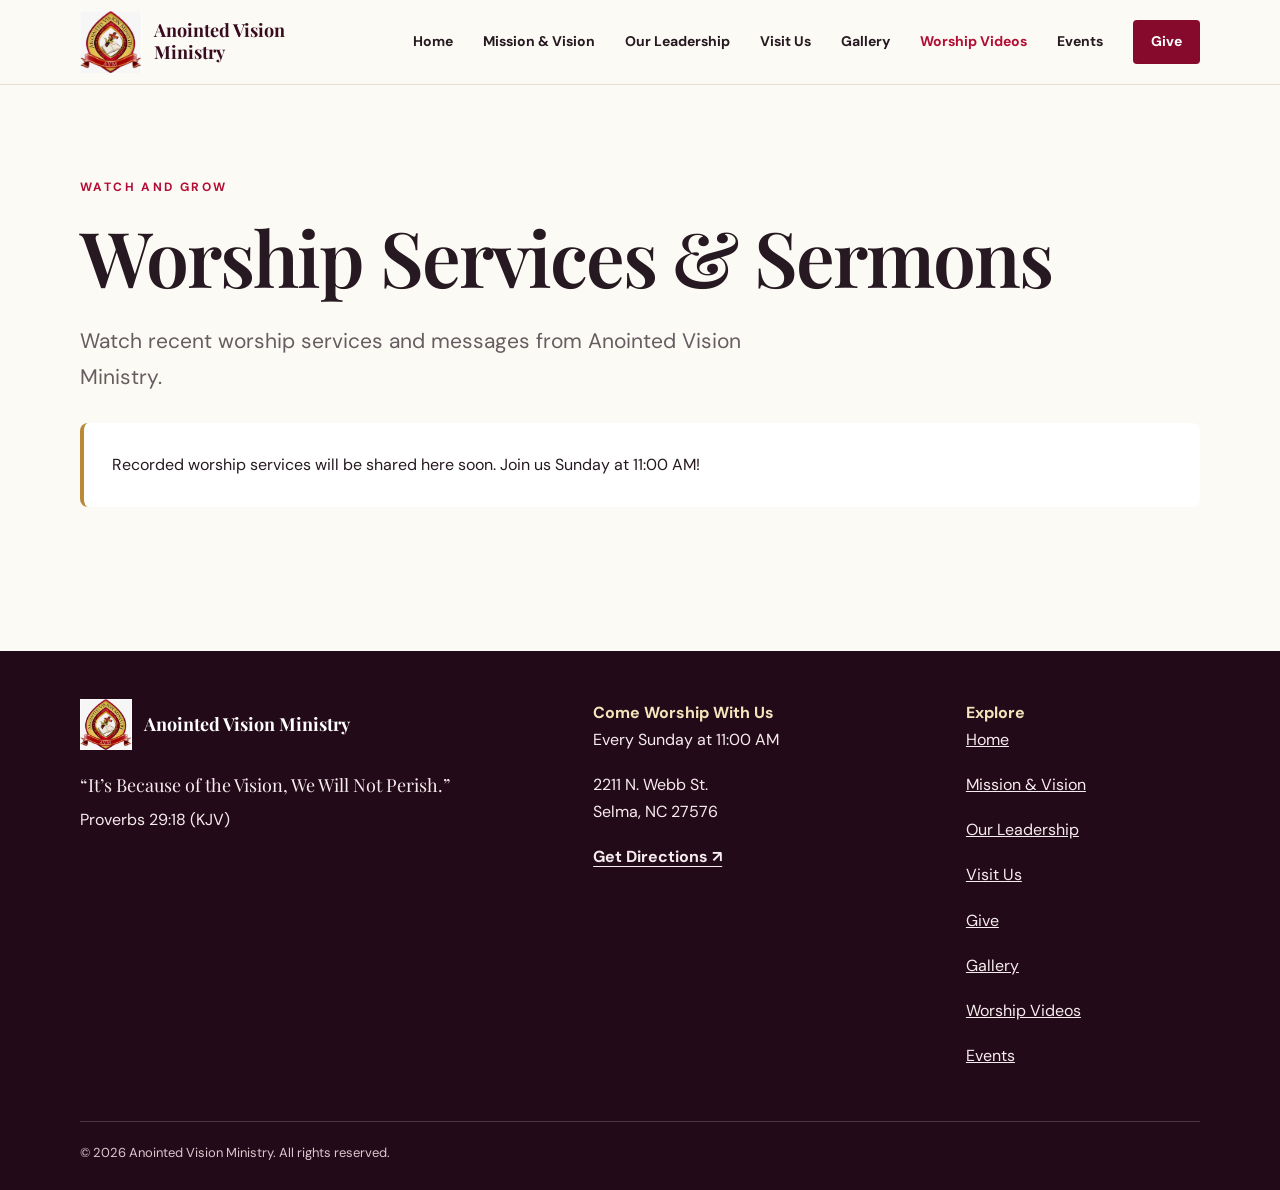
<file: sermons.html>
<!DOCTYPE html>

<html lang="en"><head><meta charset="utf-8"/><meta content="width=device-width,initial-scale=1" name="viewport"/><meta content="#850a2b" name="theme-color"/><meta content="Join Anointed Vision Ministry for Sunday Morning Worship at 11:00 AM, 2211 N. Webb St., Selma, NC 27576." name="description"/><title>Worship Services &amp; Sermons | Anointed Vision Ministry</title><link href="assets/avm-logo.webp" rel="icon" type="image/webp"/><link href="styles.css" rel="stylesheet"/></head><body><a class="skip" href="#main">Skip to content</a><header class="site-header"><div class="container header-inner"><a class="brand" href="index.html"><img alt="Anointed Vision Ministry logo" src="assets/avm-logo.webp"/><span>Anointed Vision<br/>Ministry</span></a><button aria-controls="site-navigation" aria-expanded="false" class="menu-toggle" type="button">☰ Menu</button><nav aria-label="Main navigation" class="site-nav" id="site-navigation"><a href="index.html">Home</a><a href="about.html">Mission &amp; Vision</a><a href="pastor.html">Our Leadership</a><a href="visit.html">Visit Us</a><a href="gallery.html">Gallery</a><a aria-current="page" href="sermons.html">Worship Videos</a><a href="events.html">Events</a><a class="nav-give" href="give.html">Give</a></nav></div></header><main id="main"><section class="section"><div class="container"><div class="eyebrow">Watch and grow</div><h1>Worship Services &amp; Sermons</h1><p class="lede">Watch recent worship services and messages from Anointed Vision Ministry.</p><div class="media-grid" id="sermons-list"></div></div></section></main><footer class="site-footer"><div class="container"><div class="footer-grid"><div><a class="brand" href="index.html"><img alt="" height="58" src="assets/avm-logo.webp" width="58"/><span>Anointed Vision Ministry</span></a><p class="footer-tagline">“It’s Because of the Vision, We Will Not Perish.”</p><p>Proverbs 29:18 (KJV)</p></div><div><strong>Come Worship With Us</strong><p>Every Sunday at 11:00 AM</p><p>2211 N. Webb St.<br/>Selma, NC 27576</p><a class="footer-link" href="https://www.google.com/maps/search/?api=1&amp;query=2211+N+Webb+St%2C+Selma%2C+NC+27576" rel="noopener noreferrer" target="_blank">Get Directions ↗</a></div><div><strong>Explore</strong><p><a href="index.html">Home</a></p><p><a href="about.html">Mission &amp; Vision</a></p><p><a href="pastor.html">Our Leadership</a></p><p><a href="visit.html">Visit Us</a></p><p><a href="give.html">Give</a></p><p><a href="gallery.html">Gallery</a></p><p><a href="sermons.html">Worship Videos</a></p><p><a href="events.html">Events</a></p></div></div><div class="footer-bottom">© <span data-year=""></span> Anointed Vision Ministry. All rights reserved.</div></div></footer><script src="script.js"></script><script src="content.js"></script></body></html>
</file>
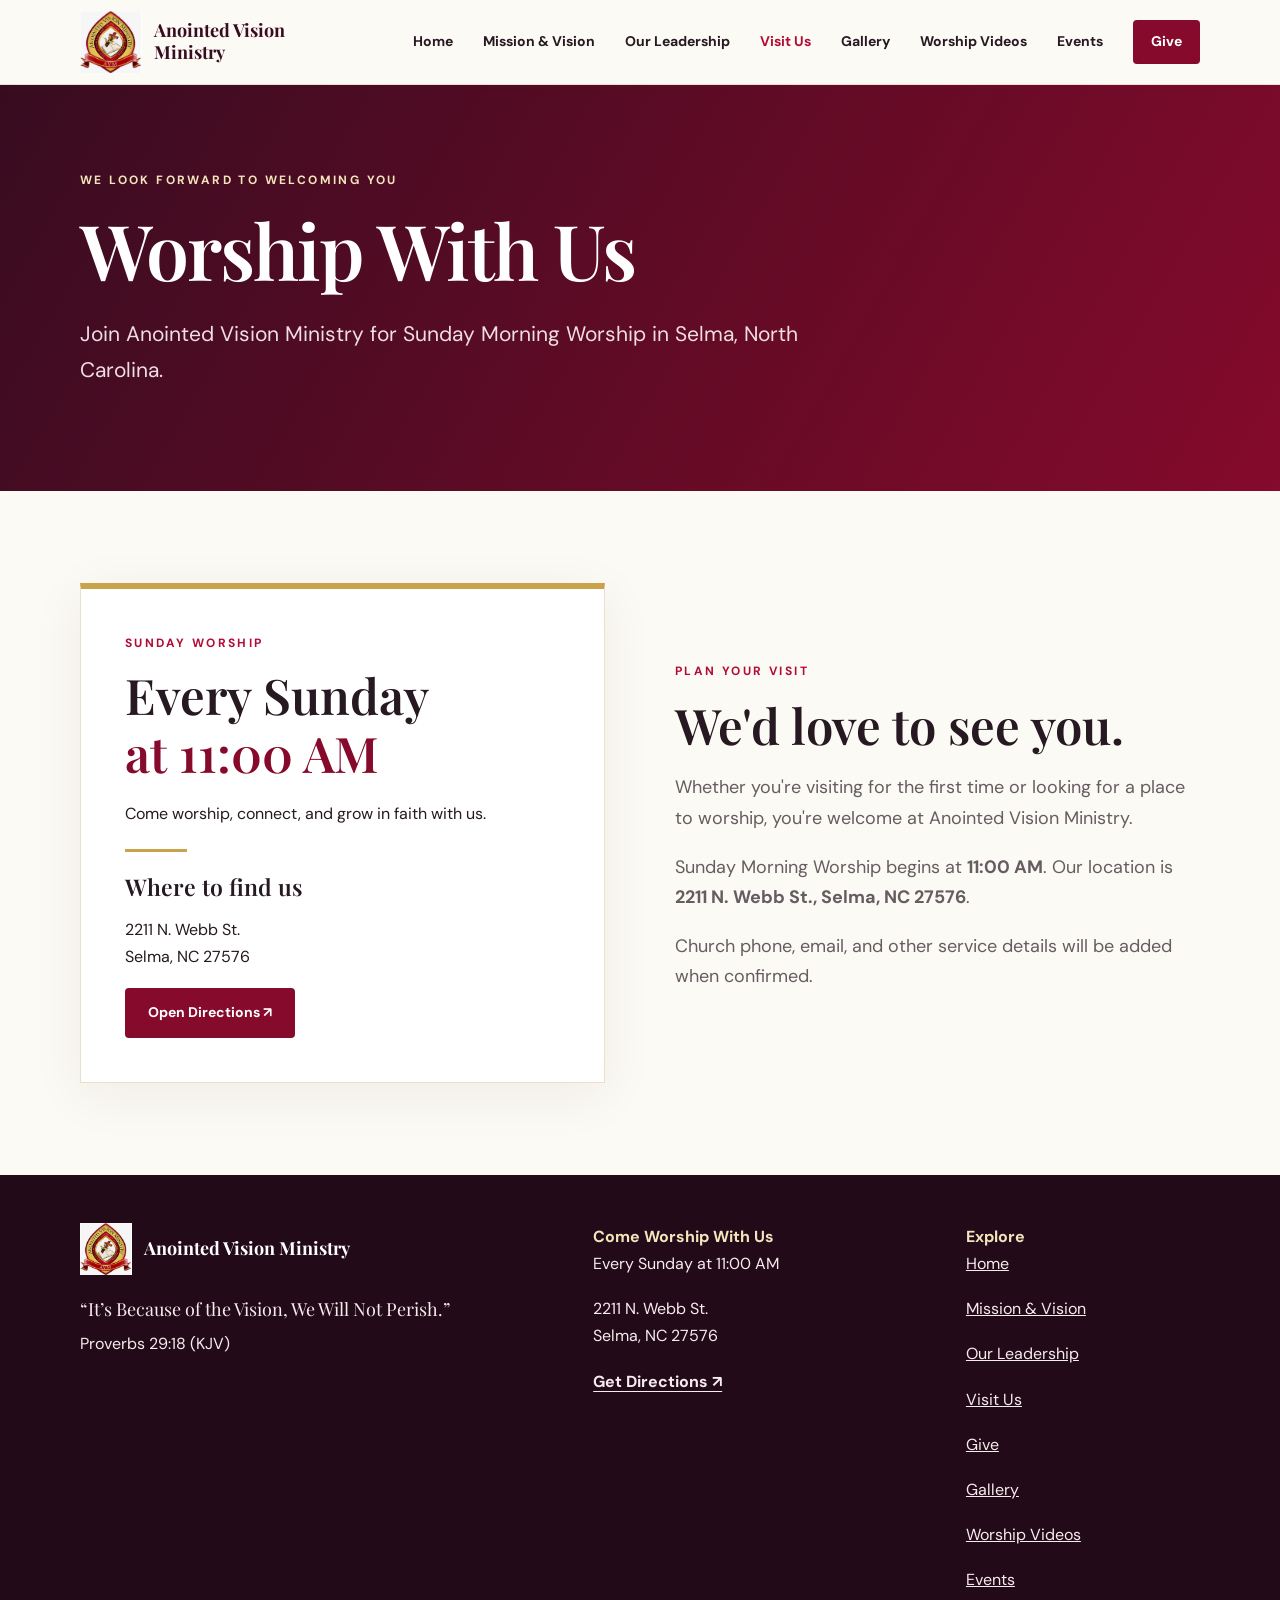
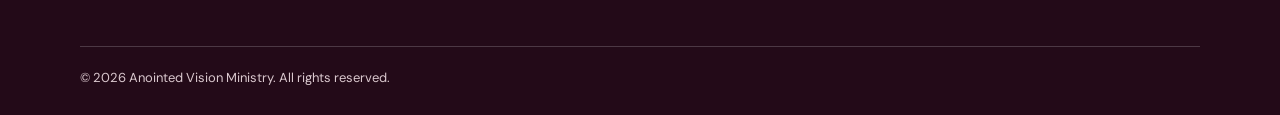
<file: visit.html>
<!DOCTYPE html>

<html lang="en"><head><meta charset="utf-8"/><meta content="width=device-width,initial-scale=1" name="viewport"/><meta content="#850a2b" name="theme-color"/><meta content="Join Anointed Vision Ministry for Sunday Morning Worship at 11:00 AM, 2211 N. Webb St., Selma, NC 27576." name="description"/><title>Visit Us | Anointed Vision Ministry</title><link href="assets/avm-logo.webp" rel="icon" type="image/webp"/><link href="styles.css" rel="stylesheet"/></head><body><a class="skip" href="#main">Skip to content</a><header class="site-header"><div class="container header-inner"><a class="brand" href="index.html"><img alt="Anointed Vision Ministry logo" src="assets/avm-logo.webp"/><span>Anointed Vision<br/>Ministry</span></a><button aria-controls="site-navigation" aria-expanded="false" class="menu-toggle" type="button">☰ Menu</button><nav aria-label="Main navigation" class="site-nav" id="site-navigation"><a href="index.html">Home</a><a href="about.html">Mission &amp; Vision</a><a href="pastor.html">Our Leadership</a><a aria-current="page" href="visit.html">Visit Us</a><a href="gallery.html">Gallery</a><a href="sermons.html">Worship Videos</a><a href="events.html">Events</a><a class="nav-give" href="give.html">Give</a></nav></div></header><main id="main"><section class="page-head"><div class="container"><div class="eyebrow">We look forward to welcoming you</div><h1>Worship With Us</h1><p class="lede">Join Anointed Vision Ministry for Sunday Morning Worship in Selma, North Carolina.</p></div></section><section class="section"><div class="container visit-layout"><div class="visit-card"><div class="eyebrow">Sunday worship</div><h2>Every Sunday<br/><em>at 11:00 AM</em></h2><p>Come worship, connect, and grow in faith with us.</p><div class="rule"></div><h3>Where to find us</h3><p>2211 N. Webb St.<br/>Selma, NC 27576</p><a class="btn btn-red" href="https://www.google.com/maps/search/?api=1&amp;query=2211+N+Webb+St%2C+Selma%2C+NC+27576" rel="noopener noreferrer" target="_blank">Open Directions ↗</a></div><div class="visit-note"><span class="eyebrow">Plan your visit</span><h2>We'd love to see you.</h2><p>Whether you're visiting for the first time or looking for a place to worship, you're welcome at Anointed Vision Ministry.</p><p>Sunday Morning Worship begins at <strong>11:00 AM</strong>. Our location is <strong>2211 N. Webb St., Selma, NC 27576</strong>.</p><p>Church phone, email, and other service details will be added when confirmed.</p></div></div></section></main><footer class="site-footer"><div class="container"><div class="footer-grid"><div><a class="brand" href="index.html"><img alt="" height="58" src="assets/avm-logo.webp" width="58"/><span>Anointed Vision Ministry</span></a><p class="footer-tagline">“It’s Because of the Vision, We Will Not Perish.”</p><p>Proverbs 29:18 (KJV)</p></div><div><strong>Come Worship With Us</strong><p>Every Sunday at 11:00 AM</p><p>2211 N. Webb St.<br/>Selma, NC 27576</p><a class="footer-link" href="https://www.google.com/maps/search/?api=1&amp;query=2211+N+Webb+St%2C+Selma%2C+NC+27576" rel="noopener noreferrer" target="_blank">Get Directions ↗</a></div><div><strong>Explore</strong><p><a href="index.html">Home</a></p><p><a href="about.html">Mission &amp; Vision</a></p><p><a href="pastor.html">Our Leadership</a></p><p><a href="visit.html">Visit Us</a></p><p><a href="give.html">Give</a></p><p><a href="gallery.html">Gallery</a></p><p><a href="sermons.html">Worship Videos</a></p><p><a href="events.html">Events</a></p></div></div><div class="footer-bottom">© <span data-year=""></span> Anointed Vision Ministry. All rights reserved.</div></div></footer><script src="script.js"></script><script src="content.js"></script></body></html>
</file>
<file: styles.css>
@import url('https://fonts.googleapis.com/css2?family=DM+Sans:wght@400;500;600;700&family=Playfair+Display:wght@400;500;600;700&display=swap');
:root{--wine:#850a2b;--red:#b30c35;--deep:#380c20;--gold:#c8a34c;--goldlight:#f4e5bc;--ivory:#fcfaf4;--cream:#f4efe4;--ink:#261921;--muted:#665c61;--line:#e9decf;--white:#fff}*{box-sizing:border-box}html{scroll-behavior:smooth}body{margin:0;background:var(--ivory);color:var(--ink);font-family:'DM Sans',Arial,sans-serif;line-height:1.7}a{color:inherit}a:focus-visible,button:focus-visible{outline:3px solid var(--gold);outline-offset:4px}.container{width:min(1120px,calc(100% - 40px));margin:auto}.skip{position:absolute;left:-9999px;top:8px;background:white;padding:12px;z-index:99}.skip:focus{left:8px}.site-header{background:rgba(252,250,244,.97);border-bottom:1px solid var(--line);position:sticky;top:0;z-index:30;backdrop-filter:blur(12px)}.header-inner{display:flex;align-items:center;justify-content:space-between;gap:24px;min-height:84px}.brand{display:flex;align-items:center;gap:12px;text-decoration:none;line-height:1.2;font-family:'Playfair Display',Georgia,serif;font-size:18px;font-weight:700;color:var(--deep)}.brand img{height:62px;width:62px;object-fit:contain}.site-nav{display:flex;gap:30px;align-items:center}.site-nav a{font-weight:700;font-size:14px;text-decoration:none}.site-nav a:hover,.site-nav a[aria-current=page]{color:var(--red)}.menu-toggle{display:none;border:1px solid var(--line);background:white;border-radius:7px;padding:9px 12px;font-weight:700}.eyebrow{text-transform:uppercase;letter-spacing:.20em;font-size:12px;font-weight:700;color:var(--red)}h1,h2,h3{font-family:'Playfair Display',Georgia,serif;line-height:1.18;font-weight:600}h1{font-size:clamp(42px,6vw,78px);margin:14px 0 22px;letter-spacing:-.025em}h2{font-size:clamp(31px,4.2vw,49px);margin:12px 0 19px}h3{font-size:clamp(23px,3vw,30px);margin:8px 0 16px}p{margin:0 0 18px}.lede{font-size:clamp(17px,2vw,21px);color:var(--muted);max-width:700px}.hero{background:radial-gradient(circle at 87% 33%,rgba(200,163,76,.23),transparent 43%),linear-gradient(135deg,#350b20,#79102f 75%,#9d143a);color:white;overflow:hidden}.hero-inner{min-height:590px;display:grid;grid-template-columns:1.2fr .8fr;align-items:center;gap:50px;padding-top:72px;padding-bottom:72px}.hero .eyebrow{color:var(--goldlight)}.hero p{color:#f2e1e7;max-width:620px}.hero .motto{font-family:'Playfair Display',Georgia,serif;font-style:italic;color:var(--goldlight);font-size:22px}.hero-logo{background:#fffdf8;border:10px solid rgba(255,255,255,.12);border-radius:50%;aspect-ratio:1;display:flex;align-items:center;justify-content:center;padding:16px;box-shadow:0 20px 55px #21051166}.hero-logo img{width:100%;height:auto}.actions{display:flex;flex-wrap:wrap;gap:12px;margin-top:28px}.btn{display:inline-block;padding:13px 23px;border-radius:4px;text-decoration:none;font-weight:700;font-size:14px;transition:transform .2s,background .2s}.btn:hover{transform:translateY(-2px)}.btn-gold{background:var(--gold);color:var(--deep)}.btn-outline{border:1px solid #f8e3c8;color:white}.btn-red{background:var(--wine);color:white}.section{padding:92px 0}.section-soft{background:var(--cream)}.section-head{max-width:740px;margin-bottom:38px}.cards{display:grid;grid-template-columns:repeat(3,1fr);gap:22px}.card{background:white;border:1px solid var(--line);padding:31px;border-radius:6px;box-shadow:0 6px 30px #37201509}.card .num{color:var(--red);letter-spacing:.12em;font-size:12px;font-weight:700}.card p{color:var(--muted)}.split{display:grid;grid-template-columns:1fr 1fr;gap:65px;align-items:center}.feature-block{background:white;border-left:5px solid var(--gold);padding:34px 36px;box-shadow:0 10px 38px #3720150c}.quote{font-family:'Playfair Display',Georgia,serif;font-size:clamp(23px,3vw,34px);line-height:1.45;color:var(--deep)}.rule{width:62px;height:3px;background:var(--gold);margin:21px 0}.band{background:var(--deep);color:white;padding:64px 0}.band .eyebrow{color:var(--goldlight)}.band h2{margin-bottom:8px}.band p{color:#ecdce3}.page-head{background:linear-gradient(120deg,var(--deep),var(--wine));color:#fff;padding:85px 0}.page-head .eyebrow{color:var(--goldlight)}.page-head p{color:#f0dee3;max-width:770px}.prose{max-width:850px;margin:auto}.prose h2{font-size:34px;margin-top:48px}.prose h3{font-size:26px;margin-top:38px}.prose p,.prose li{font-size:17px;color:#473b41}.prose ul{padding-left:24px}.prose li{margin-bottom:11px}.section-title-small{font-size:22px;font-weight:700;color:var(--wine)}.pill{border:1px solid #e1cba2;background:#fbf4e5;border-radius:999px;padding:8px 15px;font-size:13px;font-weight:700;display:inline-block;color:var(--deep)}.principles{display:grid;grid-template-columns:repeat(2,1fr);gap:18px;margin-top:30px}.principle{display:flex;align-items:flex-start;gap:20px;background:#fff;border:1px solid var(--line);padding:23px}.letter{font-family:'Playfair Display',Georgia,serif;color:var(--wine);font-size:42px;line-height:1}.principle strong{color:var(--deep)}.muted{color:var(--muted)}.site-footer{background:#230a18;color:#f6eced;padding:48px 0 26px}.footer-grid{display:grid;grid-template-columns:2fr 1fr;gap:45px}.footer-grid a{color:#f6eced}.footer-bottom{border-top:1px solid #ffffff30;margin-top:34px;padding-top:20px;color:#dac8ce;font-size:13px}.site-footer .brand{color:white}.site-footer .brand img{height:52px;width:52px}.quiet{font-size:14px;color:var(--muted)}
@media(max-width:760px){.header-inner{min-height:72px}.brand{font-size:15px}.brand img{width:52px;height:52px}.menu-toggle{display:block}.site-nav{display:none;position:absolute;top:100%;left:0;right:0;flex-direction:column;align-items:stretch;padding:16px 22px 22px;background:var(--ivory);border-bottom:1px solid var(--line);gap:0}.site-nav.open{display:flex}.site-nav a{padding:13px 6px}.hero-inner{grid-template-columns:1fr;gap:36px;min-height:0;padding-top:57px;padding-bottom:62px}.hero-logo{max-width:320px;margin:auto}.section{padding:64px 0}.split,.cards,.principles,.footer-grid{grid-template-columns:1fr}.split{gap:25px}.page-head{padding:58px 0}.feature-block{padding:25px}.container{width:min(100% - 30px,1120px)}}
@media(prefers-reduced-motion:reduce){html{scroll-behavior:auto}.btn{transition:none}}

/* AVM v3: refined homepage, leadership, worship */
.hero h1 em,.visit-card h2 em{font-style:normal;color:var(--goldlight)}
.hero-logo{border-radius:26px;aspect-ratio:auto;padding:28px;background:#fffdfa;box-shadow:0 28px 65px rgba(10,0,10,.3)}
.hero-logo img{display:block;width:100%;max-height:430px;object-fit:contain}
.service-strip{background:#efe0bf;border-bottom:1px solid #dec99a;color:var(--deep)}
.service-strip-inner{display:flex;align-items:center;justify-content:space-between;gap:20px;padding:22px 0}
.service-strip-inner>div{display:flex;flex-direction:column;gap:3px}
.service-strip-label{font-size:11px;text-transform:uppercase;letter-spacing:.15em;font-weight:700;color:#863143}
.service-strip-inner strong{font-size:15px}
.service-strip-inner>a{font-weight:700;text-underline-offset:5px}
.text-link{display:inline-block;margin-top:26px;font-weight:700;color:var(--wine);text-underline-offset:5px}
.leadership-photo{background:#e9dac7;padding:14px;border-radius:8px;box-shadow:0 15px 45px #3920271a}
.leadership-photo img{display:block;width:100%;height:auto;aspect-ratio:558/330;object-fit:cover;object-position:center top;border-radius:4px}
.photo-caption{display:block;font-size:13px;text-align:center;font-weight:600;color:var(--deep);padding:13px 4px 3px}
.visit-cta{background:radial-gradient(circle at 85% 10%,#a61b44,var(--wine) 56%,#430d26);padding:84px 0;text-align:center;color:white}
.visit-cta .eyebrow{color:var(--goldlight)}.visit-cta h2{margin:15px 0}.visit-cta p{font-size:19px;color:#ffedf3}
.visit-facts{display:flex;justify-content:center;gap:18px;flex-wrap:wrap;margin:20px 0 33px}
.visit-facts span{border:1px solid #ffffff65;border-radius:999px;padding:8px 16px;font-size:14px}
.footer-grid{grid-template-columns:2fr 1.4fr 1fr}.footer-tagline{font-family:'Playfair Display',Georgia,serif;font-size:18px;margin:19px 0 6px}.footer-grid strong{color:var(--goldlight)}
.footer-link{text-underline-offset:4px;font-weight:700}
.pastor-intro{display:grid;grid-template-columns:1fr 1fr;align-items:center;gap:42px;margin-bottom:62px}
.pastor-intro img{width:100%;height:auto;border-radius:8px;box-shadow:0 16px 35px #39202719}
.pastor-intro h2{margin:12px 0 18px}
.visit-layout{display:grid;grid-template-columns:1fr 1fr;gap:70px;align-items:center}
.visit-card{background:#fff;border:1px solid var(--line);border-top:6px solid var(--gold);padding:44px;box-shadow:0 12px 50px #35202110}
.visit-card h2 em{color:var(--wine)}.visit-card h3{font-size:23px}.visit-note p{font-size:18px;color:var(--muted)}
@media(max-width:900px){.service-strip-inner{flex-wrap:wrap}.footer-grid{grid-template-columns:1fr 1fr}.visit-layout{gap:30px}}
@media(max-width:760px){.service-strip-inner{align-items:flex-start;flex-direction:column;gap:15px}.pastor-intro,.visit-layout,.footer-grid{grid-template-columns:1fr}.pastor-intro{gap:20px;margin-bottom:30px}.visit-card{padding:28px}.hero-logo{max-width:360px}.visit-cta{padding:62px 0}}

/* AVM giving page */
.nav-give{background:var(--wine);color:white!important;padding:10px 18px;border-radius:4px}.nav-give:hover,.nav-give[aria-current=page]{background:var(--deep);color:var(--goldlight)!important}.giving-content{max-width:970px}.giving-grid{display:grid;grid-template-columns:repeat(2,minmax(0,1fr));gap:24px}.giving-card{display:flex;gap:22px;background:#fff;border:1px solid var(--line);border-top:4px solid var(--gold);padding:30px;border-radius:8px;box-shadow:0 12px 30px #3920270a}.giving-card h3{margin-top:0}.giving-card p{color:var(--muted)}.giving-icon{flex-shrink:0;display:grid;place-items:center;width:54px;height:54px;border-radius:12px;font-size:28px;font-weight:700}.cash-icon{background:#00ce59;color:white}.zelle-icon{background:#7037ae;color:white}.giving-status{display:inline-block;background:var(--cream);color:var(--deep);font-size:13px;font-weight:700;border-radius:99px;padding:8px 13px}.giving-note{margin-top:32px;padding:28px;background:#fff8e6;border-left:4px solid var(--gold)}.giving-note h3{font-size:24px}.give-home-link{margin-top:18px!important}.give-home-link .btn{color:var(--deep)}@media(max-width:760px){.giving-grid{grid-template-columns:1fr}.giving-card{padding:23px}.nav-give{margin-top:8px;text-align:center}}

/* AVM Content Manager: media layout */
.media-grid{display:grid;grid-template-columns:repeat(3,minmax(0,1fr));gap:24px;margin:28px 0 34px}
.media-card{background:#fff;border:1px solid rgba(110,25,41,.13);border-radius:14px;overflow:hidden;box-shadow:0 12px 26px rgba(53,21,25,.07)}
.media-card>img,.sermon-thumb img{display:block;width:100%;height:230px;object-fit:cover}
.media-card-body{padding:22px}.media-card-body h3{font-size:1.24rem;margin:8px 0 10px}.media-card-body p{line-height:1.6}.media-date{font-size:.84rem;font-weight:700;color:#8e1737}.speaker{font-weight:600}
.content-empty{grid-column:1/-1;padding:28px;background:#fff;border-left:4px solid #b88a37;border-radius:8px}
.sermon-thumb{position:relative;display:block}.play-icon{position:absolute;top:50%;left:50%;transform:translate(-50%,-50%);background:rgba(120,19,38,.95);color:white;border-radius:50%;width:54px;height:54px;display:grid;place-items:center}
@media(max-width:900px){.media-grid{grid-template-columns:repeat(2,minmax(0,1fr))}}
@media(max-width:650px){.media-grid{grid-template-columns:1fr}.media-card>img,.sermon-thumb img{height:240px}}
</file>
